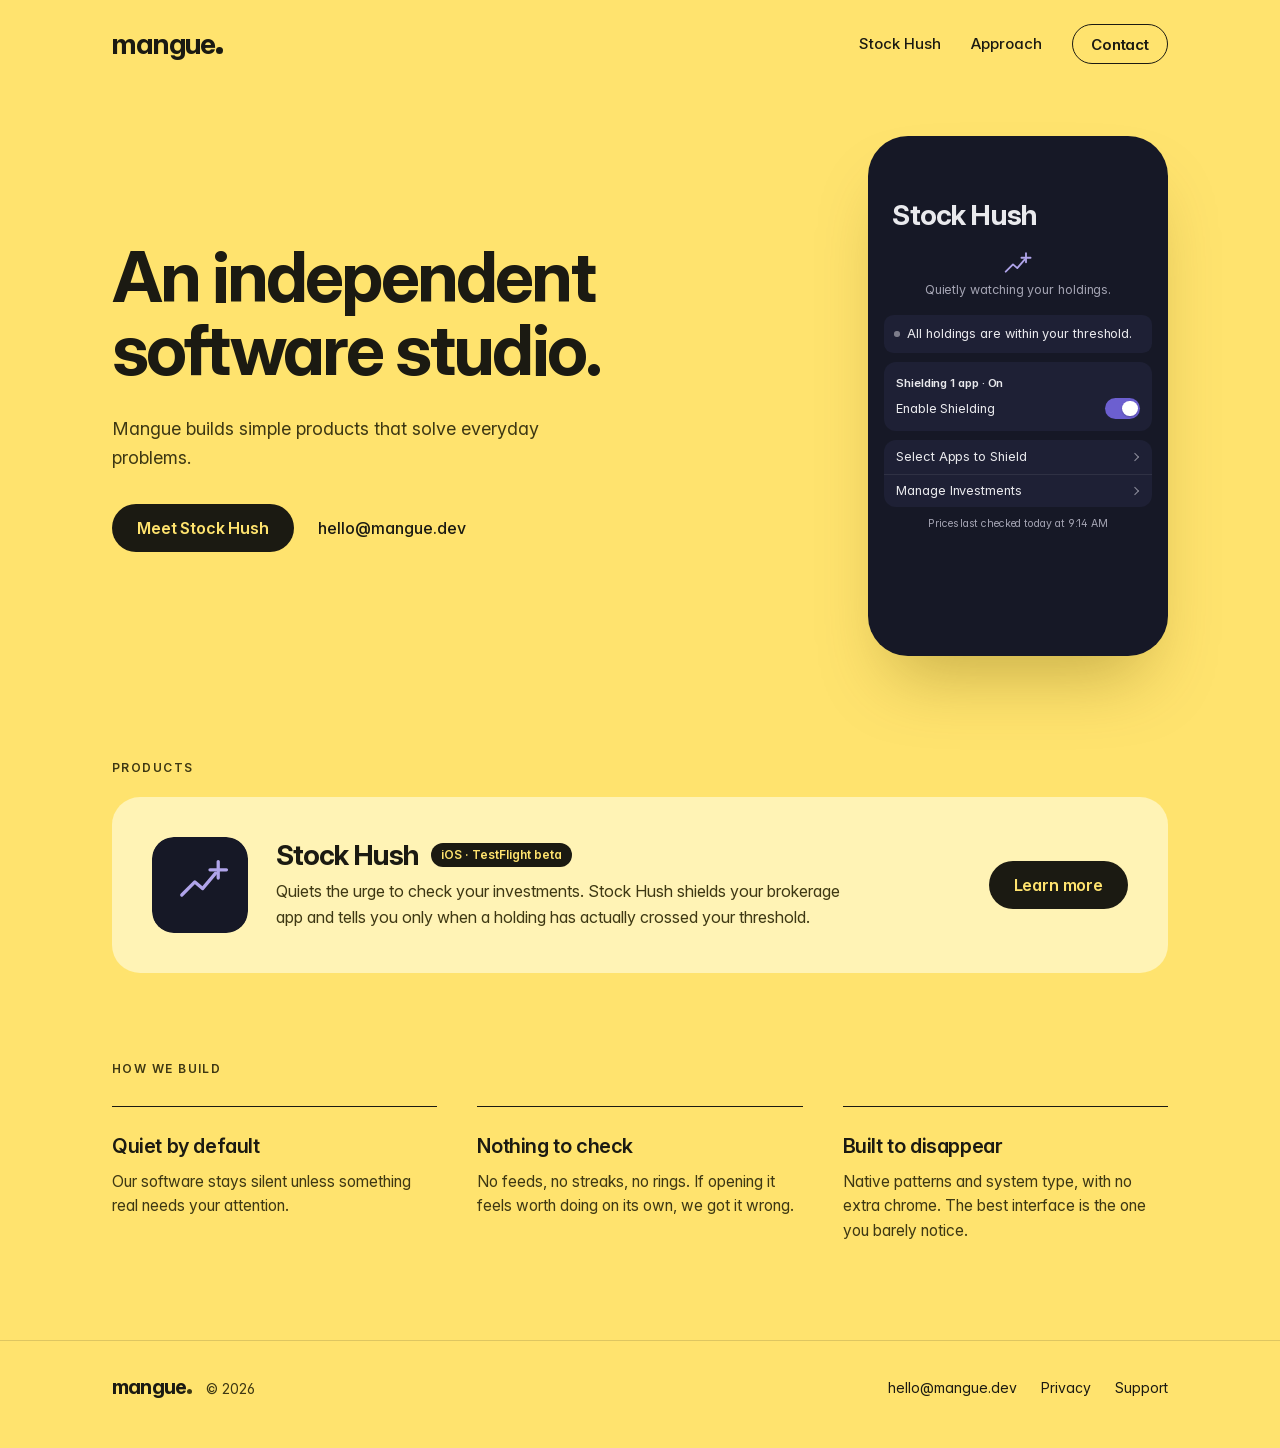
<file: index.html>
<!doctype html>
<html lang="en">
<head>
  <meta charset="utf-8">
  <meta name="viewport" content="width=device-width, initial-scale=1">
  <title>Mangue: An independent software studio</title>
  <meta name="description" content="Mangue is an independent software studio that builds simple products to solve everyday problems. Makers of Stock Hush for iPhone.">
  <link rel="canonical" href="https://mangue.dev/">
  <meta name="theme-color" content="#FFE36E">
  <meta name="color-scheme" content="light">

  <meta property="og:type" content="website">
  <meta property="og:site_name" content="Mangue">
  <meta property="og:title" content="Mangue: An independent software studio">
  <meta property="og:description" content="Mangue builds simple products that solve everyday problems.">
  <meta property="og:url" content="https://mangue.dev/">
  <meta property="og:image" content="https://mangue.dev/assets/img/og-mangue.png">
  <meta property="og:image:width" content="1200">
  <meta property="og:image:height" content="630">
  <meta property="og:image:alt" content="mangue. An independent software studio.">
  <meta name="twitter:card" content="summary_large_image">
  <meta name="twitter:title" content="Mangue: An independent software studio">
  <meta name="twitter:description" content="Mangue builds simple products that solve everyday problems.">
  <meta name="twitter:image" content="https://mangue.dev/assets/img/og-mangue.png">

  <link rel="icon" href="/favicon.ico" sizes="32x32">
  <link rel="icon" href="/assets/favicon.svg" type="image/svg+xml">
  <link rel="apple-touch-icon" href="/assets/apple-touch-icon.png">
  <link rel="manifest" href="/site.webmanifest">

  <link rel="preload" href="/assets/fonts/InterVariable-latin.woff2" as="font" type="font/woff2" crossorigin>
  <link rel="stylesheet" href="/assets/css/base.css">
  <link rel="stylesheet" href="/assets/css/phone.css">
  <link rel="stylesheet" href="/assets/css/mangue.css">
</head>
<body class="theme-mangue">
  <a class="skip-link" href="#main">Skip to content</a>

  <header class="m-nav">
    <div class="container">
      <a class="wordmark" href="/" aria-label="mangue, home">mangue<span class="dot" aria-hidden="true"></span></a>
      <nav aria-label="Main">
        <ul>
          <li><a href="/stockhush/">Stock Hush</a></li>
          <li class="nav-approach"><a href="#approach">Approach</a></li>
          <li><a class="btn btn-sm btn-outline" href="mailto:hello@mangue.dev">Contact</a></li>
        </ul>
      </nav>
    </div>
  </header>

  <main id="main">
    <section class="m-hero" aria-labelledby="hero-title">
      <div class="container">
        <div>
          <h1 id="hero-title" class="display">An independent software studio.</h1>
          <p class="lede">Mangue builds simple products that solve everyday problems.</p>
          <div class="actions">
            <a class="btn btn-ink" href="/stockhush/">Meet Stock Hush</a>
            <a class="text-link" href="mailto:hello@mangue.dev">hello@mangue.dev</a>
          </div>
        </div>

        <div class="phone-wrap">
          <div class="phone phone--dark" role="img" aria-label="Stock Hush home screen in dark mode. It reads: Quietly watching your holdings. All holdings are within your threshold. Shielding 1 app, on, with Enable Shielding switched on. Rows for Select Apps to Shield and Manage Investments. Prices last checked today at 9:14 AM.">
            <div aria-hidden="true">
              <p class="phone__title">Stock Hush</p>
              <div class="phone__hero">
                <svg class="glyph" viewBox="0 0 24.5 18.5" focusable="false"><g fill="none" stroke="currentColor" stroke-width="1.6" stroke-linecap="round" stroke-linejoin="round"><path d="M1.5 17.25 7.875 10.875 11.625 14.125 18 6.625"/><path d="M19.25 1v8M15.25 5h8"/></g></svg>
                <span class="phone__caption">Quietly watching your holdings.</span>
              </div>
              <div class="ui-status">All holdings are within your threshold.</div>
              <div class="ui-group ui-shield">
                <div class="ui-shield__head">Shielding 1 app · On</div>
                <div class="ui-shield__row"><span>Enable Shielding</span><span class="ui-toggle"></span></div>
              </div>
              <div class="ui-group">
                <div class="ui-row"><span>Select Apps to Shield</span><span class="ui-chev"></span></div>
                <div class="ui-row"><span>Manage Investments</span><span class="ui-chev"></span></div>
              </div>
              <p class="phone__foot">Prices last checked today at 9:14 AM</p>
            </div>
          </div>
        </div>
      </div>
    </section>

    <section class="m-products" aria-labelledby="products-label">
      <div class="container">
        <h2 id="products-label" class="eyebrow">Products</h2>
        <article class="product-card">
          <img class="product-card__icon" src="/assets/img/stockhush-icon.svg" alt="" width="96" height="96">
          <div>
            <div class="product-card__head">
              <h3 class="product-card__title"><a href="/stockhush/">Stock Hush</a></h3>
              <span class="chip">iOS · TestFlight beta</span>
            </div>
            <p>Quiets the urge to check your investments. Stock Hush shields your brokerage app and tells you only when a holding has actually crossed your threshold.</p>
          </div>
          <a class="btn btn-ink" href="/stockhush/" aria-label="Learn more about Stock Hush">Learn more</a>
        </article>
      </div>
    </section>

    <section class="m-approach" id="approach" aria-labelledby="approach-label">
      <div class="container">
        <h2 id="approach-label" class="eyebrow">How we build</h2>
        <ul class="principles" role="list">
          <li>
            <h3>Quiet by default</h3>
            <p>Our software stays silent unless something real needs your attention.</p>
          </li>
          <li>
            <h3>Nothing to check</h3>
            <p>No feeds, no streaks, no rings. If opening it feels worth doing on its own, we got it wrong.</p>
          </li>
          <li>
            <h3>Built to disappear</h3>
            <p>Native patterns and system type, with no extra chrome. The best interface is the one you barely notice.</p>
          </li>
        </ul>
      </div>
    </section>
  </main>

  <footer class="site-footer">
    <div class="container">
      <div class="footer-brand">
        <a class="wordmark" href="/" aria-label="mangue, home">mangue<span class="dot" aria-hidden="true"></span></a>
        <span>© 2026</span>
      </div>
      <nav aria-label="Footer">
        <ul>
          <li><a href="mailto:hello@mangue.dev">hello@mangue.dev</a></li>
          <li><a href="/stockhush/privacy/">Privacy</a></li>
          <li><a href="/stockhush/support/">Support</a></li>
        </ul>
      </nav>
    </div>
  </footer>
</body>
</html>
</file>
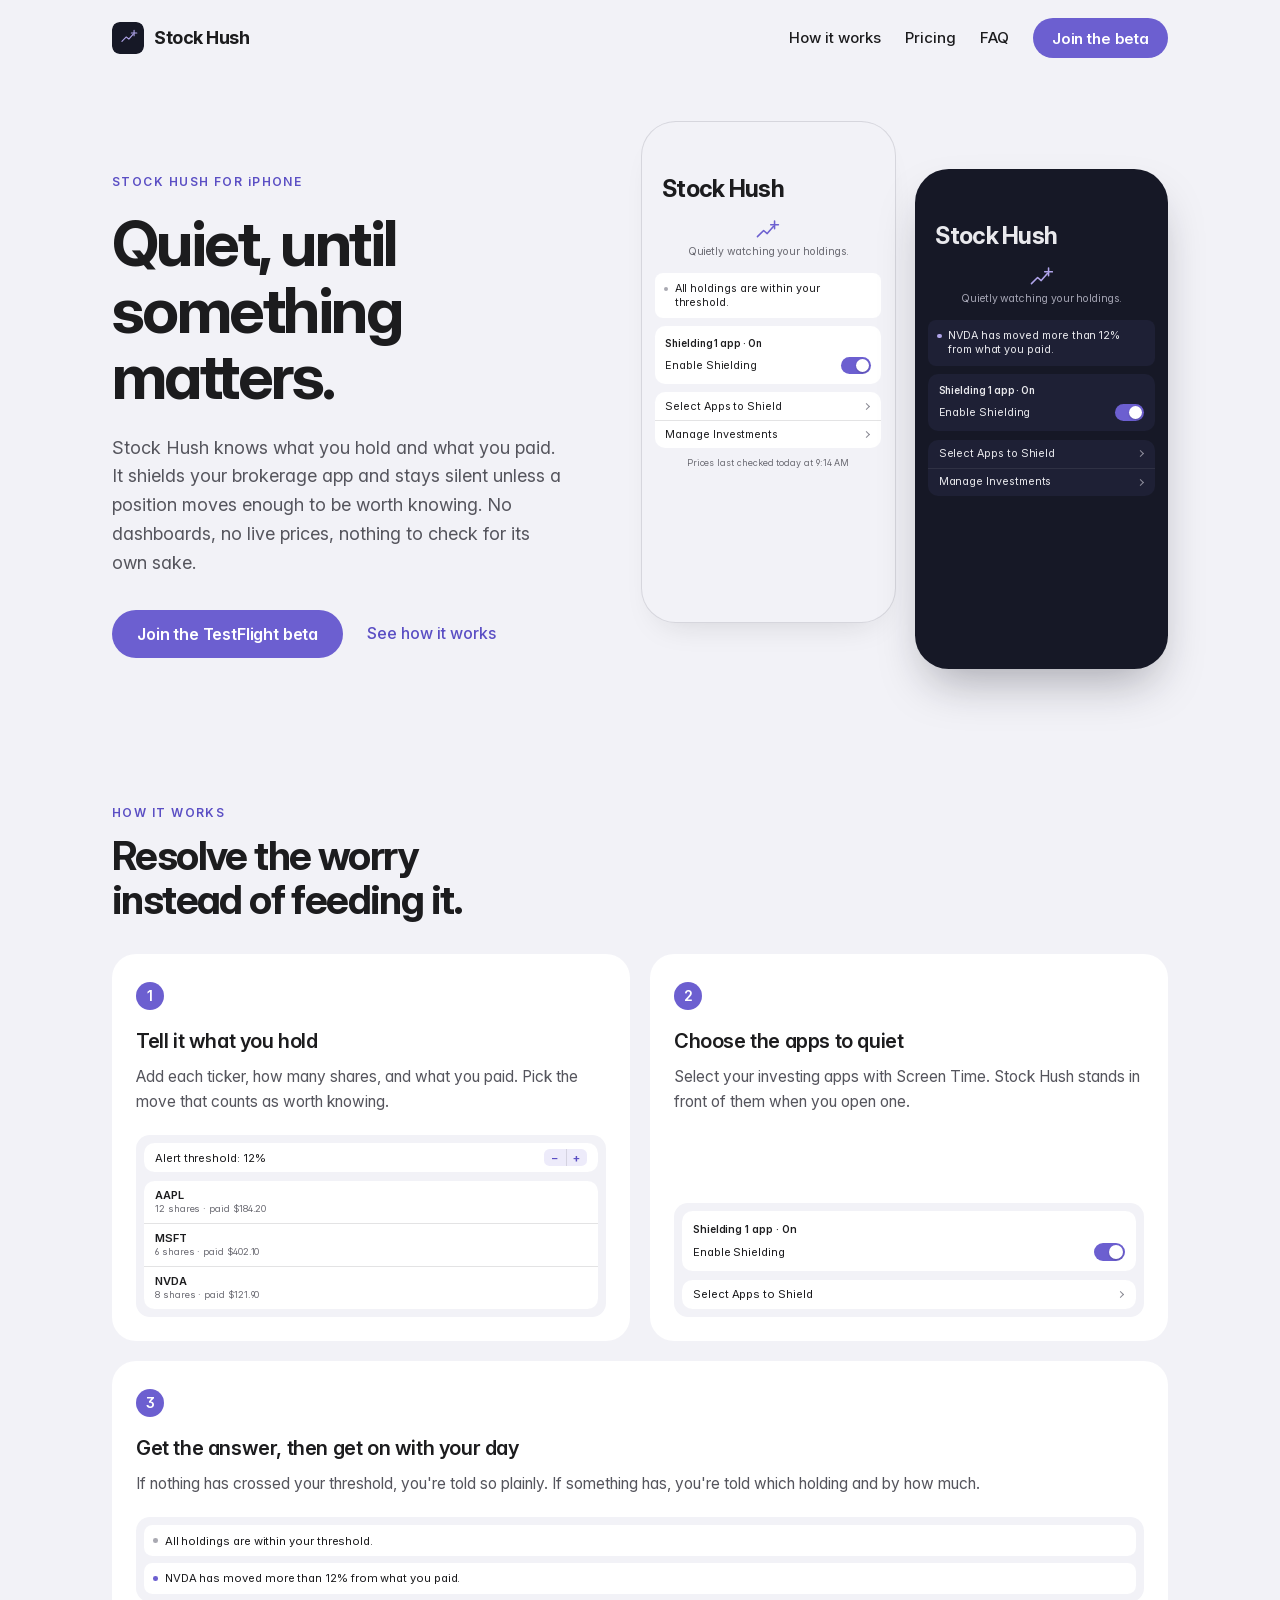
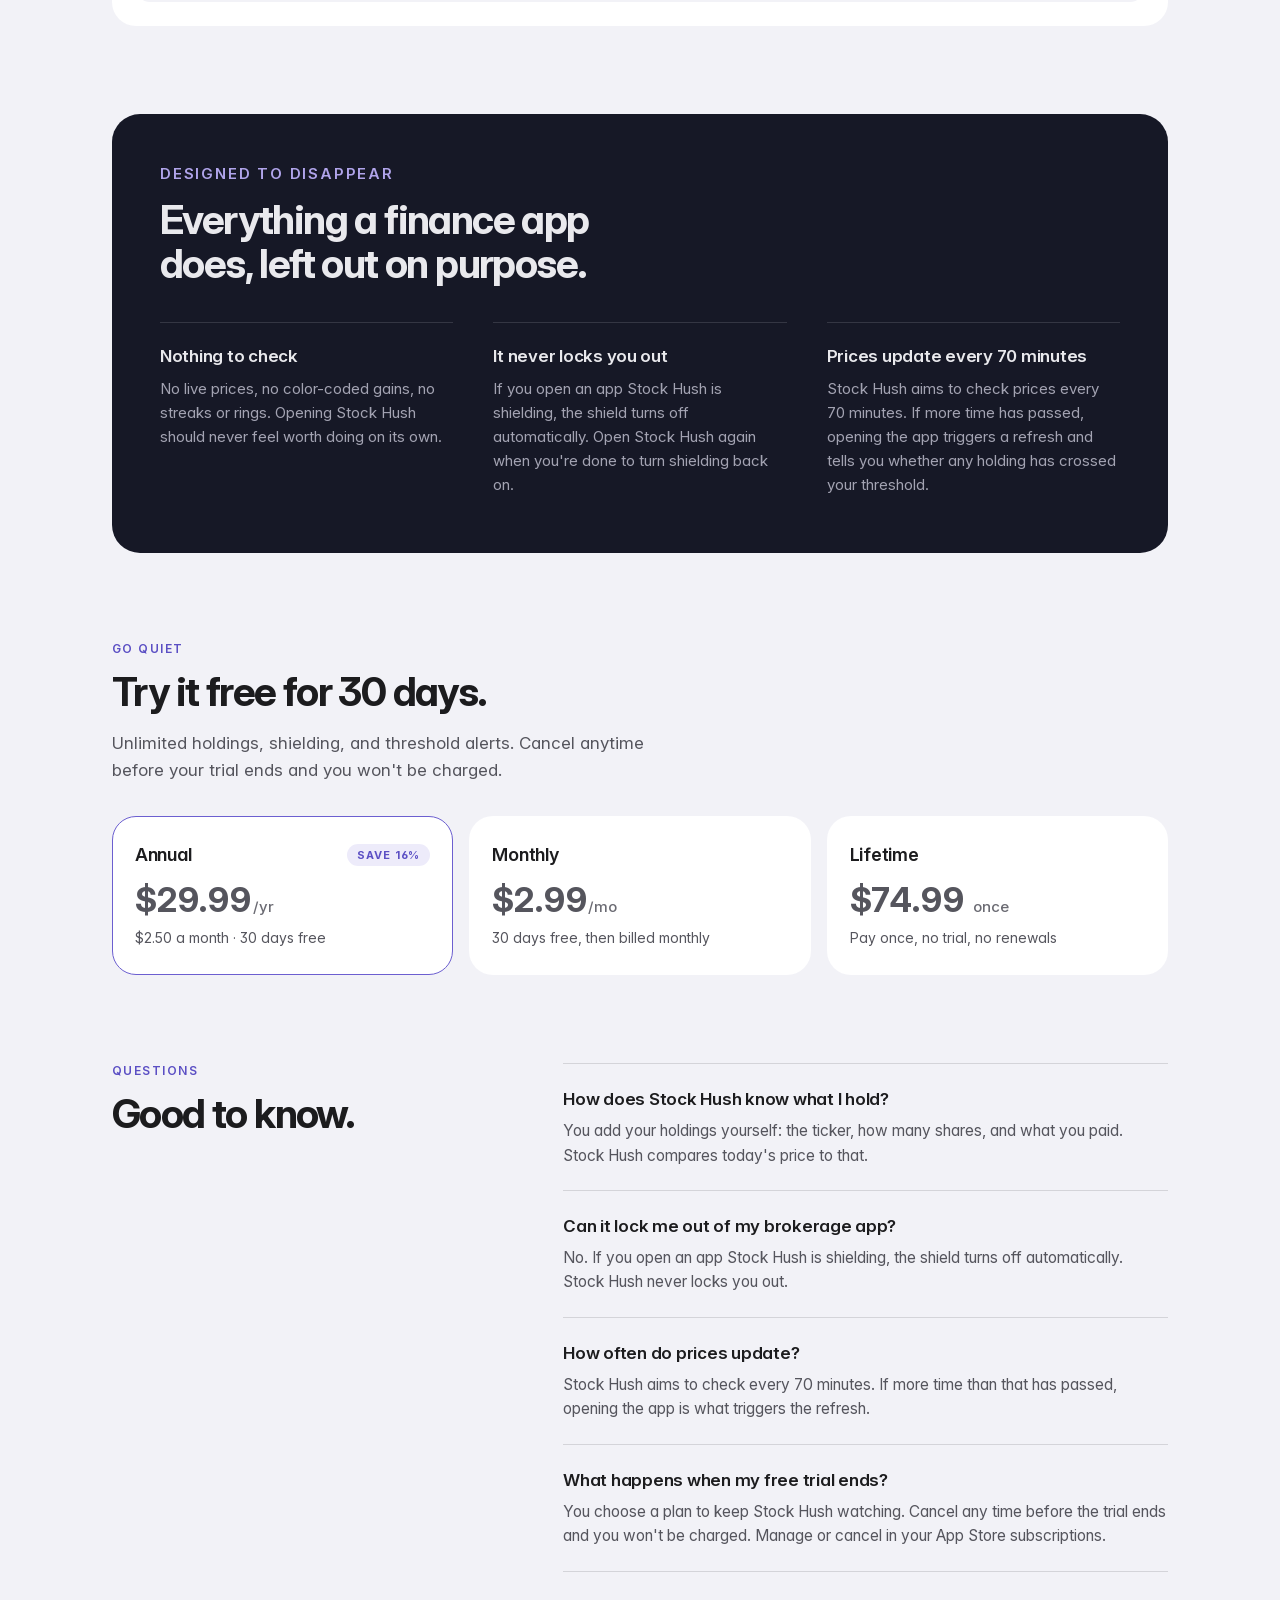
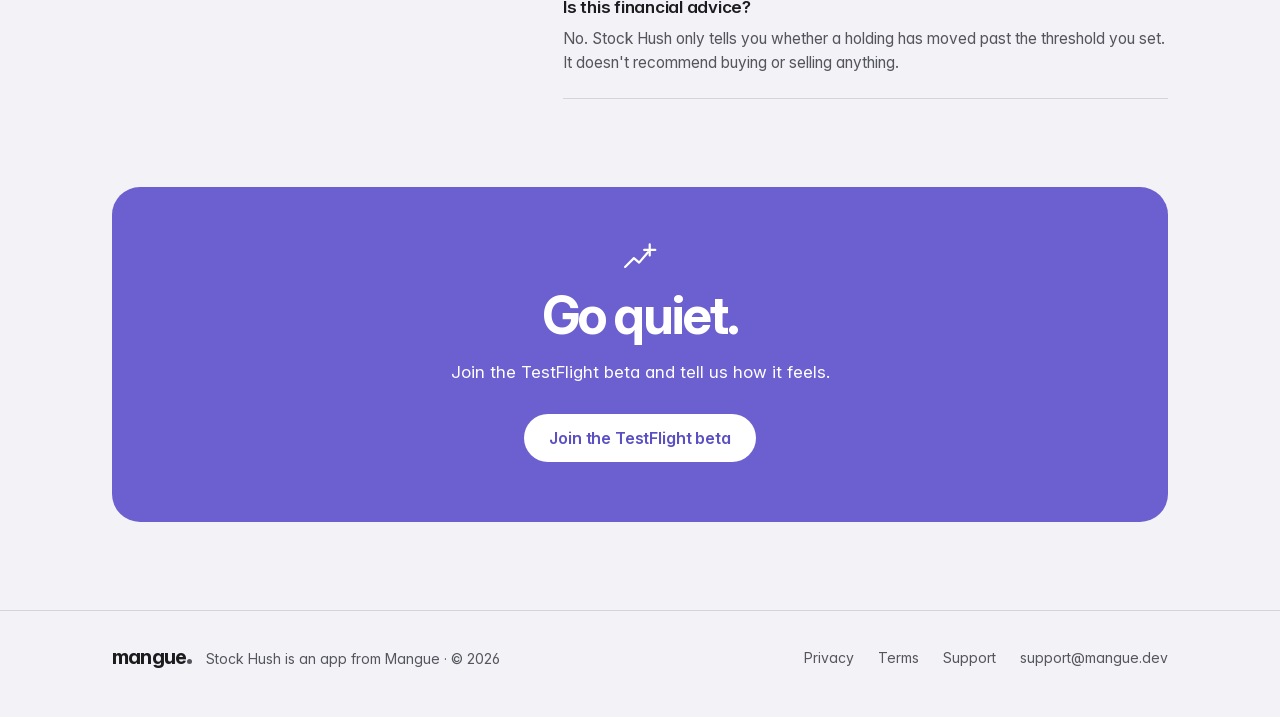
<file: stockhush/index.html>
<!doctype html>
<html lang="en">
<head>
  <meta charset="utf-8">
  <meta name="viewport" content="width=device-width, initial-scale=1">
  <title>Stock Hush for iPhone: Quiet, until something matters</title>
  <meta name="description" content="Stock Hush shields your brokerage app and stays silent unless a holding moves past the threshold you set. No dashboards, no live prices, nothing to check for its own sake.">
  <link rel="canonical" href="https://mangue.dev/stockhush/">
  <meta name="theme-color" content="#F2F2F7" media="(prefers-color-scheme: light)">
  <meta name="theme-color" content="#161826" media="(prefers-color-scheme: dark)">
  <meta name="color-scheme" content="light dark">

  <meta property="og:type" content="website">
  <meta property="og:site_name" content="Mangue">
  <meta property="og:title" content="Stock Hush: Quiet, until something matters">
  <meta property="og:description" content="Shields your brokerage app and tells you only when a holding has actually crossed your threshold.">
  <meta property="og:url" content="https://mangue.dev/stockhush/">
  <meta property="og:image" content="https://mangue.dev/assets/img/og-stockhush.png">
  <meta property="og:image:width" content="1200">
  <meta property="og:image:height" content="630">
  <meta property="og:image:alt" content="Stock Hush. Quiet, until something matters.">
  <meta name="twitter:card" content="summary_large_image">
  <meta name="twitter:title" content="Stock Hush: Quiet, until something matters">
  <meta name="twitter:description" content="Shields your brokerage app and tells you only when a holding has actually crossed your threshold.">
  <meta name="twitter:image" content="https://mangue.dev/assets/img/og-stockhush.png">

  <link rel="icon" href="/favicon.ico" sizes="32x32">
  <link rel="icon" href="/assets/favicon.svg" type="image/svg+xml">
  <link rel="apple-touch-icon" href="/assets/apple-touch-icon.png">
  <link rel="manifest" href="/site.webmanifest">

  <link rel="preload" href="/assets/fonts/InterVariable-latin.woff2" as="font" type="font/woff2" crossorigin>
  <link rel="stylesheet" href="/assets/css/base.css">
  <link rel="stylesheet" href="/assets/css/phone.css">
  <link rel="stylesheet" href="/assets/css/stockhush.css">

  <script type="application/ld+json">
  {
    "@context": "https://schema.org",
    "@type": "SoftwareApplication",
    "name": "Stock Hush",
    "operatingSystem": "iOS",
    "applicationCategory": "UtilitiesApplication",
    "description": "Stock Hush shields your brokerage app and tells you only when a holding has actually crossed your threshold.",
    "url": "https://mangue.dev/stockhush/",
    "publisher": { "@type": "Organization", "name": "Mangue", "url": "https://mangue.dev/" },
    "offers": [
      { "@type": "Offer", "name": "Annual", "price": "29.99", "priceCurrency": "USD" },
      { "@type": "Offer", "name": "Monthly", "price": "2.99", "priceCurrency": "USD" },
      { "@type": "Offer", "name": "Lifetime", "price": "74.99", "priceCurrency": "USD" }
    ]
  }
  </script>
</head>
<body class="theme-stockhush">
  <a class="skip-link" href="#main">Skip to content</a>

  <header class="s-nav">
    <div class="container">
      <a class="s-brand" href="/stockhush/">
        <img src="/assets/img/stockhush-icon.svg" alt="" width="32" height="32">
        <span>Stock Hush</span>
      </a>
      <nav aria-label="Main">
        <ul>
          <li class="nav-text"><a href="#how-it-works">How it works</a></li>
          <li class="nav-text"><a href="#pricing">Pricing</a></li>
          <li class="nav-text"><a href="#faq">FAQ</a></li>
          <!-- CTA link: search-and-replace this URL everywhere to switch to the App Store (see README) -->
          <li><a class="btn btn-sm btn-accent" data-cta="testflight" href="https://testflight.apple.com/join/eSAuBwD7" rel="noopener">Join the beta</a></li>
        </ul>
      </nav>
    </div>
  </header>

  <main id="main">
    <!-- Hero -->
    <section class="s-hero" aria-labelledby="hero-title">
      <div class="container">
        <div>
          <p class="eyebrow">Stock Hush for <span class="nocase">i</span>Phone</p>
          <h1 id="hero-title" class="display">Quiet, until something matters.</h1>
          <p class="lede">Stock Hush knows what you hold and what you paid. It shields your brokerage app and stays silent unless a position moves enough to be worth knowing. No dashboards, no live prices, nothing to check for its own sake.</p>
          <div class="actions">
            <a class="btn btn-accent" data-cta="testflight" href="https://testflight.apple.com/join/eSAuBwD7" rel="noopener">Join the TestFlight beta</a>
            <a class="text-link" href="#how-it-works">See how it works</a>
          </div>
        </div>

        <div class="phones">
          <div class="phone phone--light phone--outlined phone--tall" role="img" aria-label="Stock Hush home screen in light mode. It reads: Quietly watching your holdings. All holdings are within your threshold. Shielding 1 app, on. Rows for Select Apps to Shield and Manage Investments. Prices last checked today at 9:14 AM.">
            <div aria-hidden="true">
              <p class="phone__title">Stock Hush</p>
              <div class="phone__hero">
                <svg class="glyph" viewBox="0 0 24.5 18.5" focusable="false"><g fill="none" stroke="currentColor" stroke-width="1.6" stroke-linecap="round" stroke-linejoin="round"><path d="M1.5 17.25 7.875 10.875 11.625 14.125 18 6.625"/><path d="M19.25 1v8M15.25 5h8"/></g></svg>
                <span class="phone__caption">Quietly watching your holdings.</span>
              </div>
              <div class="ui-status">All holdings are within your threshold.</div>
              <div class="ui-group ui-shield">
                <div class="ui-shield__head">Shielding 1 app · On</div>
                <div class="ui-shield__row"><span>Enable Shielding</span><span class="ui-toggle"></span></div>
              </div>
              <div class="ui-group">
                <div class="ui-row"><span>Select Apps to Shield</span><span class="ui-chev"></span></div>
                <div class="ui-row"><span>Manage Investments</span><span class="ui-chev"></span></div>
              </div>
              <p class="phone__foot">Prices last checked today at 9:14 AM</p>
            </div>
          </div>

          <div class="phone phone--dark phone--tall" role="img" aria-label="Stock Hush home screen in dark mode, with one holding flagged. It reads: Quietly watching your holdings. NVDA has moved more than 12% from what you paid. Shielding 1 app, on. Rows for Select Apps to Shield and Manage Investments.">
            <div aria-hidden="true">
              <p class="phone__title">Stock Hush</p>
              <div class="phone__hero">
                <svg class="glyph" viewBox="0 0 24.5 18.5" focusable="false"><g fill="none" stroke="currentColor" stroke-width="1.6" stroke-linecap="round" stroke-linejoin="round"><path d="M1.5 17.25 7.875 10.875 11.625 14.125 18 6.625"/><path d="M19.25 1v8M15.25 5h8"/></g></svg>
                <span class="phone__caption">Quietly watching your holdings.</span>
              </div>
              <div class="ui-status ui-status--alert">NVDA has moved more than 12% from what you paid.</div>
              <div class="ui-group ui-shield">
                <div class="ui-shield__head">Shielding 1 app · On</div>
                <div class="ui-shield__row"><span>Enable Shielding</span><span class="ui-toggle"></span></div>
              </div>
              <div class="ui-group">
                <div class="ui-row"><span>Select Apps to Shield</span><span class="ui-chev"></span></div>
                <div class="ui-row"><span>Manage Investments</span><span class="ui-chev"></span></div>
              </div>
            </div>
          </div>
        </div>
      </div>
    </section>

    <!-- How it works -->
    <section class="s-section" id="how-it-works" aria-labelledby="how-title">
      <div class="container">
        <p class="eyebrow">How it works</p>
        <h2 id="how-title" class="h2">Resolve the worry instead of feeding it.</h2>
        <ol class="steps" role="list">
          <li class="step">
            <span class="step__num" aria-hidden="true">1</span>
            <h3><span class="sr-only">Step 1: </span>Tell it what you hold</h3>
            <p>Add each ticker, how many shares, and what you paid. Pick the move that counts as worth knowing.</p>
            <div class="ui" role="img" aria-label="Manage Investments screen: alert threshold set to 12%, with holdings AAPL, 12 shares, paid $184.20; MSFT, 6 shares, paid $402.10; NVDA, 8 shares, paid $121.90.">
              <div class="ui-tray" aria-hidden="true">
                <div class="ui-group"><div class="ui-row ui-threshold"><span>Alert threshold: 12%</span><span class="ui-stepper"><span>−</span><span>+</span></span></div></div>
                <div class="ui-group">
                  <div class="ui-row ui-row--stack"><div class="ui-row__title">AAPL</div><div class="ui-row__sub">12 shares · paid $184.20</div></div>
                  <div class="ui-row ui-row--stack"><div class="ui-row__title">MSFT</div><div class="ui-row__sub">6 shares · paid $402.10</div></div>
                  <div class="ui-row ui-row--stack"><div class="ui-row__title">NVDA</div><div class="ui-row__sub">8 shares · paid $121.90</div></div>
                </div>
              </div>
            </div>
          </li>
          <li class="step">
            <span class="step__num" aria-hidden="true">2</span>
            <h3><span class="sr-only">Step 2: </span>Choose the apps to quiet</h3>
            <p>Select your investing apps with Screen Time. Stock Hush stands in front of them when you open one.</p>
            <div class="ui" role="img" aria-label="Shielding controls: Shielding 1 app, on, with Enable Shielding switched on, and a Select Apps to Shield row.">
              <div class="ui-tray" aria-hidden="true">
                <div class="ui-group ui-shield">
                  <div class="ui-shield__head">Shielding 1 app · On</div>
                  <div class="ui-shield__row"><span>Enable Shielding</span><span class="ui-toggle"></span></div>
                </div>
                <div class="ui-group"><div class="ui-row"><span>Select Apps to Shield</span><span class="ui-chev"></span></div></div>
              </div>
            </div>
          </li>
          <li class="step step--wide">
            <span class="step__num" aria-hidden="true">3</span>
            <h3><span class="sr-only">Step 3: </span>Get the answer, then get on with your day</h3>
            <p>If nothing has crossed your threshold, you're told so plainly. If something has, you're told which holding and by how much.</p>
            <div class="ui" role="img" aria-label="Two example status messages. One reads: All holdings are within your threshold. The other reads: NVDA has moved more than 12% from what you paid.">
              <div class="ui-tray" aria-hidden="true">
                <div class="ui-status">All holdings are within your threshold.</div>
                <div class="ui-status ui-status--alert">NVDA has moved more than 12% from what you paid.</div>
              </div>
            </div>
          </li>
        </ol>
      </div>
    </section>

    <!-- Designed to disappear -->
    <section class="s-section" aria-labelledby="disappear-title">
      <div class="container">
        <div class="s-panel">
          <p class="eyebrow">Designed to disappear</p>
          <h2 id="disappear-title" class="h2">Everything a finance app does, left out on purpose.</h2>
          <ul role="list">
            <li>
              <h3>Nothing to check</h3>
              <p>No live prices, no color-coded gains, no streaks or rings. Opening Stock Hush should never feel worth doing on its own.</p>
            </li>
            <li>
              <h3>It never locks you out</h3>
              <p>If you open an app Stock Hush is shielding, the shield turns off automatically. Open Stock Hush again when you're done to turn shielding back on.</p>
            </li>
            <li>
              <h3>Prices update every 70 minutes</h3>
              <p>Stock Hush aims to check prices every 70 minutes. If more time has passed, opening the app triggers a refresh and tells you whether any holding has crossed your threshold.</p>
            </li>
          </ul>
        </div>
      </div>
    </section>

    <!-- Pricing -->
    <section class="s-section s-pricing" id="pricing" aria-labelledby="pricing-title">
      <div class="container">
        <p class="eyebrow">Go Quiet</p>
        <h2 id="pricing-title" class="h2">Try it free for 30 days.</h2>
        <p class="lede">Unlimited holdings, shielding, and threshold alerts. Cancel anytime before your trial ends and you won't be charged.</p>
        <ul class="plans" role="list">
          <li class="plan plan--featured">
            <div class="plan__head"><h3>Annual</h3><span class="badge">SAVE 16%</span></div>
            <p class="plan__price">$29.99<small>/yr</small></p>
            <p>$2.50 a month · 30 days free</p>
          </li>
          <li class="plan">
            <div class="plan__head"><h3>Monthly</h3></div>
            <p class="plan__price">$2.99<small>/mo</small></p>
            <p>30 days free, then billed monthly</p>
          </li>
          <li class="plan">
            <div class="plan__head"><h3>Lifetime</h3></div>
            <p class="plan__price">$74.99 <small>once</small></p>
            <p>Pay once, no trial, no renewals</p>
          </li>
        </ul>
      </div>
    </section>

    <!-- FAQ -->
    <section class="s-section s-faq" id="faq" aria-labelledby="faq-title">
      <div class="container">
        <div>
          <p class="eyebrow">Questions</p>
          <h2 id="faq-title" class="h2">Good to know.</h2>
        </div>
        <dl class="faq">
          <dt>How does Stock Hush know what I hold?</dt>
          <dd>You add your holdings yourself: the ticker, how many shares, and what you paid. Stock Hush compares today's price to that.</dd>
          <dt>Can it lock me out of my brokerage app?</dt>
          <dd>No. If you open an app Stock Hush is shielding, the shield turns off automatically. Stock Hush never locks you out.</dd>
          <dt>How often do prices update?</dt>
          <dd>Stock Hush aims to check every 70 minutes. If more time than that has passed, opening the app is what triggers the refresh.</dd>
          <dt>What happens when my free trial ends?</dt>
          <dd>You choose a plan to keep Stock Hush watching. Cancel any time before the trial ends and you won't be charged. Manage or cancel in your App Store subscriptions.</dd>
          <dt>Is this financial advice?</dt>
          <dd>No. Stock Hush only tells you whether a holding has moved past the threshold you set. It doesn't recommend buying or selling anything.</dd>
        </dl>
      </div>
    </section>

    <!-- Closing CTA -->
    <section class="s-section" aria-labelledby="cta-title">
      <div class="container">
        <div class="s-cta">
          <svg class="glyph" viewBox="0 0 24.5 18.5" aria-hidden="true" focusable="false"><g fill="none" stroke="currentColor" stroke-width="1.6" stroke-linecap="round" stroke-linejoin="round"><path d="M1.5 17.25 7.875 10.875 11.625 14.125 18 6.625"/><path d="M19.25 1v8M15.25 5h8"/></g></svg>
          <h2 id="cta-title">Go quiet.</h2>
          <p>Join the TestFlight beta and tell us how it feels.</p>
          <a class="btn btn-white" data-cta="testflight" href="https://testflight.apple.com/join/eSAuBwD7" rel="noopener">Join the TestFlight beta</a>
        </div>
      </div>
    </section>
  </main>

  <footer class="site-footer">
    <div class="container">
      <div class="footer-brand">
        <a class="wordmark" href="/" aria-label="mangue, home">mangue<span class="dot" aria-hidden="true"></span></a>
        <span>Stock Hush is an app from Mangue · © 2026</span>
      </div>
      <nav aria-label="Footer">
        <ul>
          <li><a href="/stockhush/privacy/">Privacy</a></li>
          <li><a href="/stockhush/terms/">Terms</a></li>
          <li><a href="/stockhush/support/">Support</a></li>
          <li><a href="mailto:support@mangue.dev">support@mangue.dev</a></li>
        </ul>
      </nav>
    </div>
  </footer>
</body>
</html>
</file>
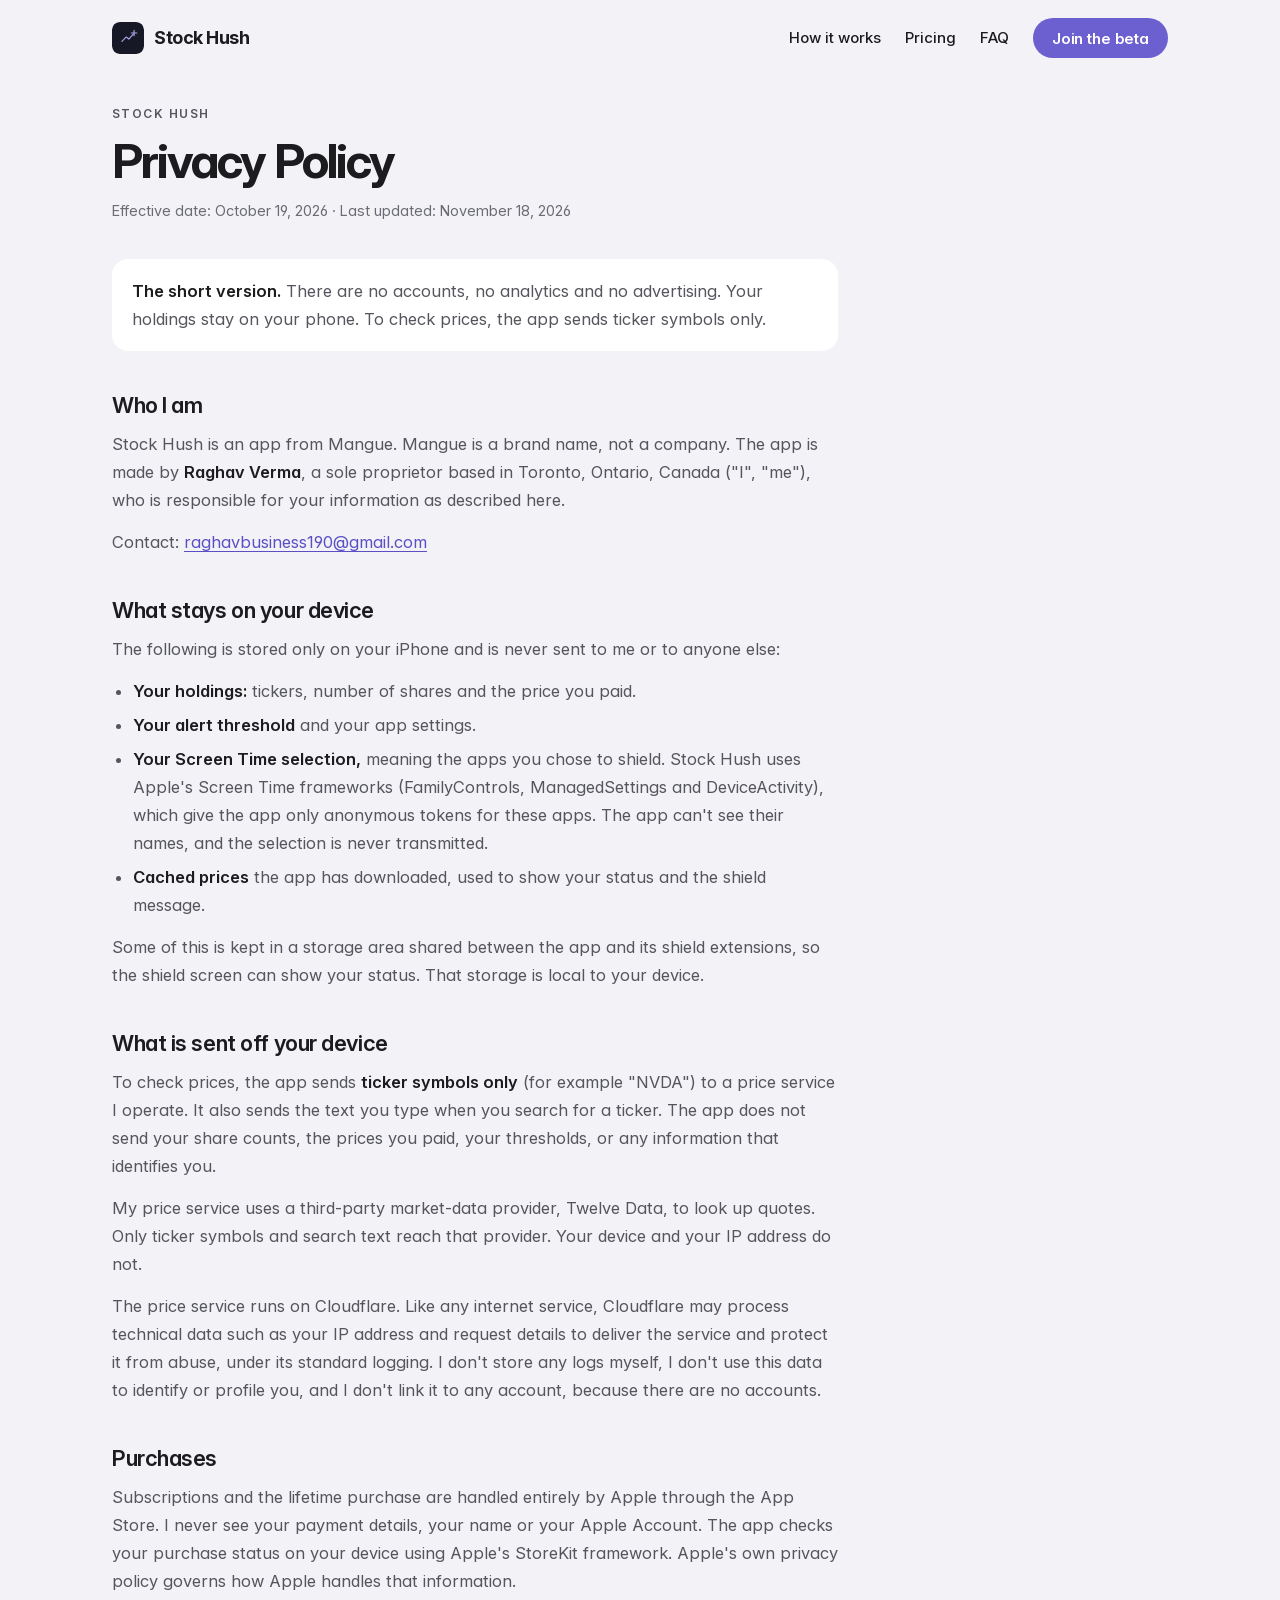
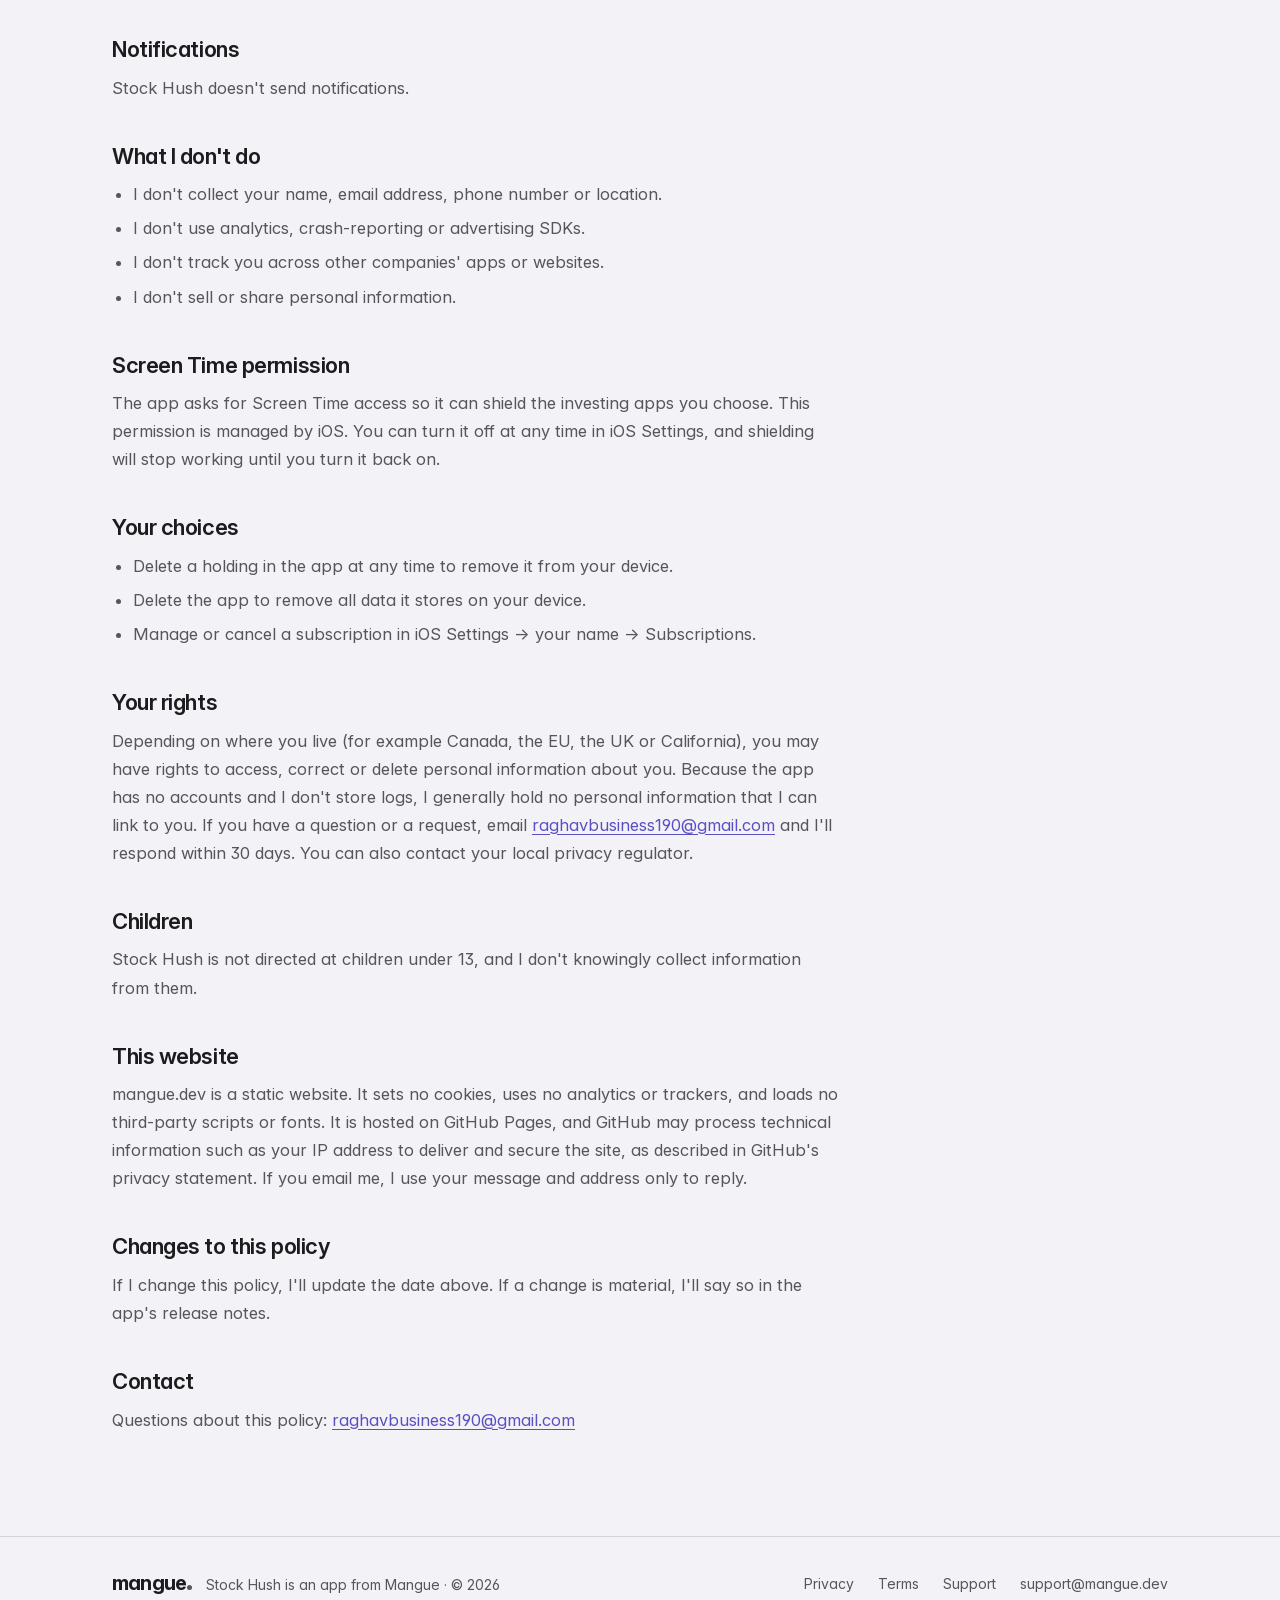
<file: stockhush/privacy/index.html>
<!doctype html>
<html lang="en">
<head>
  <meta charset="utf-8">
  <meta name="viewport" content="width=device-width, initial-scale=1">
  <title>Privacy Policy: Stock Hush</title>
  <meta name="description" content="How Stock Hush, an app from Mangue, handles your information: your holdings stay on your phone, and only ticker symbols are sent to check prices.">
  <link rel="canonical" href="https://mangue.dev/stockhush/privacy/">
  <meta name="theme-color" content="#F2F2F7" media="(prefers-color-scheme: light)">
  <meta name="theme-color" content="#161826" media="(prefers-color-scheme: dark)">
  <meta name="color-scheme" content="light dark">

  <meta property="og:type" content="website">
  <meta property="og:site_name" content="Mangue">
  <meta property="og:title" content="Stock Hush Privacy Policy">
  <meta property="og:description" content="How Stock Hush handles your information.">
  <meta property="og:url" content="https://mangue.dev/stockhush/privacy/">
  <meta property="og:image" content="https://mangue.dev/assets/img/og-stockhush.png">
  <meta property="og:image:width" content="1200">
  <meta property="og:image:height" content="630">
  <meta property="og:image:alt" content="Stock Hush. Quiet, until something matters.">
  <meta name="twitter:card" content="summary_large_image">
  <meta name="twitter:title" content="Stock Hush Privacy Policy">
  <meta name="twitter:description" content="How Stock Hush handles your information.">
  <meta name="twitter:image" content="https://mangue.dev/assets/img/og-stockhush.png">

  <link rel="icon" href="/favicon.ico" sizes="32x32">
  <link rel="icon" href="/assets/favicon.svg" type="image/svg+xml">
  <link rel="apple-touch-icon" href="/assets/apple-touch-icon.png">
  <link rel="manifest" href="/site.webmanifest">

  <link rel="preload" href="/assets/fonts/InterVariable-latin.woff2" as="font" type="font/woff2" crossorigin>
  <link rel="stylesheet" href="/assets/css/base.css">
  <link rel="stylesheet" href="/assets/css/stockhush.css">
</head>
<body class="theme-stockhush">
  <a class="skip-link" href="#main">Skip to content</a>

  <header class="s-nav">
    <div class="container">
      <a class="s-brand" href="/stockhush/">
        <img src="/assets/img/stockhush-icon.svg" alt="" width="32" height="32">
        <span>Stock Hush</span>
      </a>
      <nav aria-label="Main">
        <ul>
          <li class="nav-text"><a href="/stockhush/#how-it-works">How it works</a></li>
          <li class="nav-text"><a href="/stockhush/#pricing">Pricing</a></li>
          <li class="nav-text"><a href="/stockhush/#faq">FAQ</a></li>
          <li><a class="btn btn-sm btn-accent" data-cta="testflight" href="https://testflight.apple.com/join/eSAuBwD7" rel="noopener">Join the beta</a></li>
        </ul>
      </nav>
    </div>
  </header>

  <main id="main" class="prose-page">
    <div class="container">
      <article class="prose">
        <p class="eyebrow">Stock Hush</p>
        <h1>Privacy Policy</h1>
        <p class="meta">Effective date: October 19, 2026 · Last updated: November 18, 2026</p>

        <div class="callout">
          <p><strong>The short version.</strong> There are no accounts, no analytics and no advertising. Your holdings stay on your phone. To check prices, the app sends ticker symbols only.</p>
        </div>

        <h2>Who I am</h2>
        <p>Stock Hush is an app from Mangue. Mangue is a brand name, not a company. The app is made by <strong>Raghav Verma</strong>, a sole proprietor based in Toronto, Ontario, Canada ("I", "me"), who is responsible for your information as described here.</p>
        <p>Contact: <a href="mailto:raghavbusiness190@gmail.com">raghavbusiness190@gmail.com</a></p>

        <h2>What stays on your device</h2>
        <p>The following is stored only on your iPhone and is never sent to me or to anyone else:</p>
        <ul>
          <li><strong>Your holdings:</strong> tickers, number of shares and the price you paid.</li>
          <li><strong>Your alert threshold</strong> and your app settings.</li>
          <li><strong>Your Screen Time selection,</strong> meaning the apps you chose to shield. Stock Hush uses Apple's Screen Time frameworks (FamilyControls, ManagedSettings and DeviceActivity), which give the app only anonymous tokens for these apps. The app can't see their names, and the selection is never transmitted.</li>
          <li><strong>Cached prices</strong> the app has downloaded, used to show your status and the shield message.</li>
        </ul>
        <p>Some of this is kept in a storage area shared between the app and its shield extensions, so the shield screen can show your status. That storage is local to your device.</p>

        <h2>What is sent off your device</h2>
        <p>To check prices, the app sends <strong>ticker symbols only</strong> (for example "NVDA") to a price service I operate. It also sends the text you type when you search for a ticker. The app does not send your share counts, the prices you paid, your thresholds, or any information that identifies you.</p>
        <p>My price service uses a third-party market-data provider, Twelve Data, to look up quotes. Only ticker symbols and search text reach that provider. Your device and your IP address do not.</p>
        <p>The price service runs on Cloudflare. Like any internet service, Cloudflare may process technical data such as your IP address and request details to deliver the service and protect it from abuse, under its standard logging. I don't store any logs myself, I don't use this data to identify or profile you, and I don't link it to any account, because there are no accounts.</p>

        <h2>Purchases</h2>
        <p>Subscriptions and the lifetime purchase are handled entirely by Apple through the App Store. I never see your payment details, your name or your Apple Account. The app checks your purchase status on your device using Apple's StoreKit framework. Apple's own privacy policy governs how Apple handles that information.</p>

        <h2>Notifications</h2>
        <p>Stock Hush doesn't send notifications.</p>

        <h2>What I don't do</h2>
        <ul>
          <li>I don't collect your name, email address, phone number or location.</li>
          <li>I don't use analytics, crash-reporting or advertising SDKs.</li>
          <li>I don't track you across other companies' apps or websites.</li>
          <li>I don't sell or share personal information.</li>
        </ul>

        <h2>Screen Time permission</h2>
        <p>The app asks for Screen Time access so it can shield the investing apps you choose. This permission is managed by iOS. You can turn it off at any time in iOS Settings, and shielding will stop working until you turn it back on.</p>

        <h2>Your choices</h2>
        <ul>
          <li>Delete a holding in the app at any time to remove it from your device.</li>
          <li>Delete the app to remove all data it stores on your device.</li>
          <li>Manage or cancel a subscription in iOS Settings → your name → Subscriptions.</li>
        </ul>

        <h2>Your rights</h2>
        <p>Depending on where you live (for example Canada, the EU, the UK or California), you may have rights to access, correct or delete personal information about you. Because the app has no accounts and I don't store logs, I generally hold no personal information that I can link to you. If you have a question or a request, email <a href="mailto:raghavbusiness190@gmail.com">raghavbusiness190@gmail.com</a> and I'll respond within 30 days. You can also contact your local privacy regulator.</p>

        <h2>Children</h2>
        <p>Stock Hush is not directed at children under 13, and I don't knowingly collect information from them.</p>

        <h2>This website</h2>
        <p>mangue.dev is a static website. It sets no cookies, uses no analytics or trackers, and loads no third-party scripts or fonts. It is hosted on GitHub Pages, and GitHub may process technical information such as your IP address to deliver and secure the site, as described in GitHub's privacy statement. If you email me, I use your message and address only to reply.</p>

        <h2>Changes to this policy</h2>
        <p>If I change this policy, I'll update the date above. If a change is material, I'll say so in the app's release notes.</p>

        <h2>Contact</h2>
        <p>Questions about this policy: <a href="mailto:raghavbusiness190@gmail.com">raghavbusiness190@gmail.com</a></p>
      </article>
    </div>
  </main>

  <footer class="site-footer">
    <div class="container">
      <div class="footer-brand">
        <a class="wordmark" href="/" aria-label="mangue, home">mangue<span class="dot" aria-hidden="true"></span></a>
        <span>Stock Hush is an app from Mangue · © 2026</span>
      </div>
      <nav aria-label="Footer">
        <ul>
          <li><a href="/stockhush/privacy/" aria-current="page">Privacy</a></li>
          <li><a href="/stockhush/terms/">Terms</a></li>
          <li><a href="/stockhush/support/">Support</a></li>
          <li><a href="mailto:support@mangue.dev">support@mangue.dev</a></li>
        </ul>
      </nav>
    </div>
  </footer>
</body>
</html>
</file>
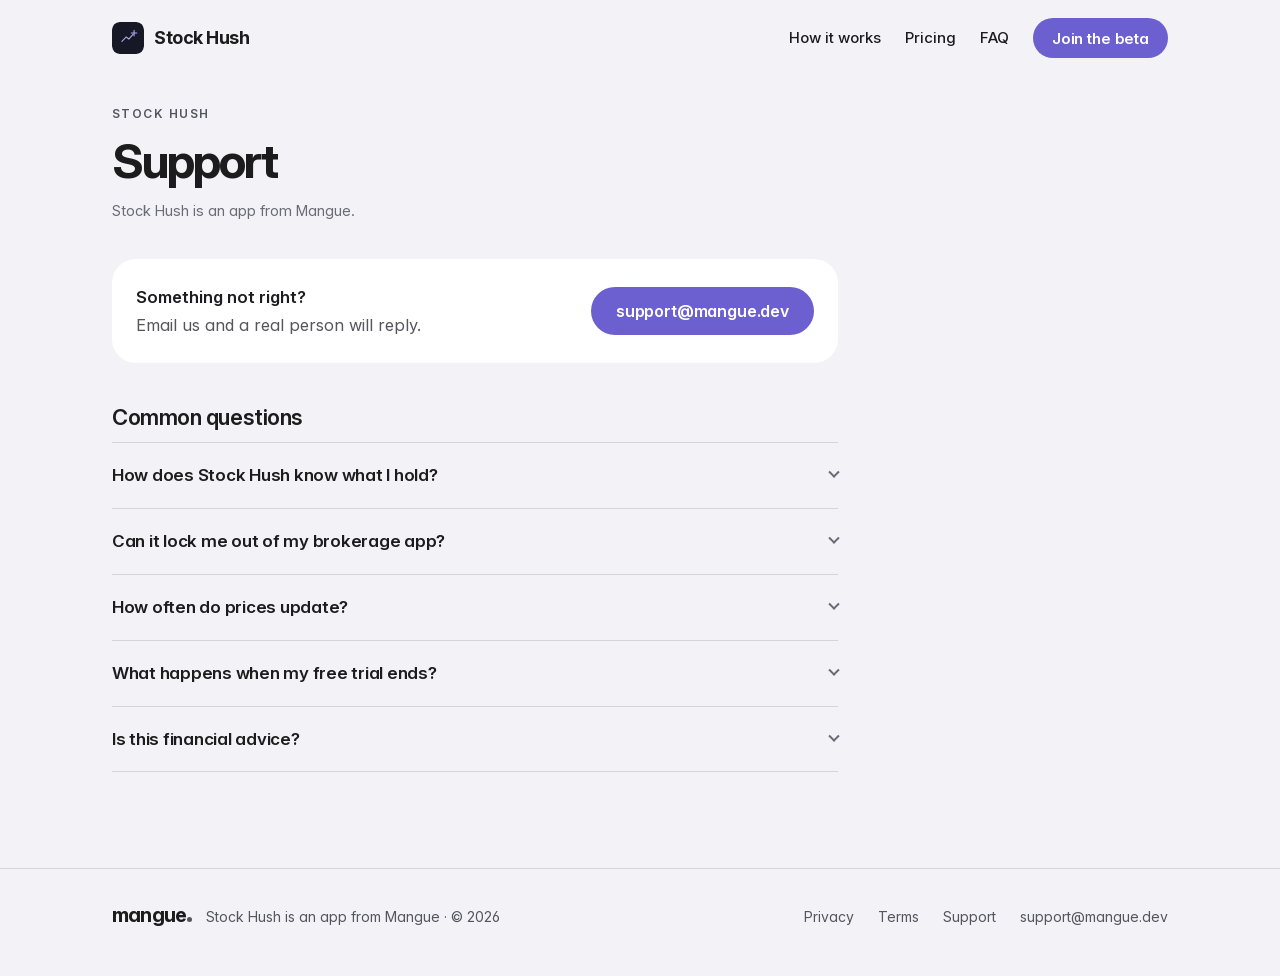
<file: stockhush/support/index.html>
<!doctype html>
<html lang="en">
<head>
  <meta charset="utf-8">
  <meta name="viewport" content="width=device-width, initial-scale=1">
  <title>Support: Stock Hush</title>
  <meta name="description" content="Get help with Stock Hush: answers to common questions and how to reach us at support@mangue.dev.">
  <link rel="canonical" href="https://mangue.dev/stockhush/support/">
  <meta name="theme-color" content="#F2F2F7" media="(prefers-color-scheme: light)">
  <meta name="theme-color" content="#161826" media="(prefers-color-scheme: dark)">
  <meta name="color-scheme" content="light dark">

  <meta property="og:type" content="website">
  <meta property="og:site_name" content="Mangue">
  <meta property="og:title" content="Stock Hush Support">
  <meta property="og:description" content="Answers to common questions, and how to reach us.">
  <meta property="og:url" content="https://mangue.dev/stockhush/support/">
  <meta property="og:image" content="https://mangue.dev/assets/img/og-stockhush.png">
  <meta property="og:image:width" content="1200">
  <meta property="og:image:height" content="630">
  <meta property="og:image:alt" content="Stock Hush. Quiet, until something matters.">
  <meta name="twitter:card" content="summary_large_image">
  <meta name="twitter:title" content="Stock Hush Support">
  <meta name="twitter:description" content="Answers to common questions, and how to reach us.">
  <meta name="twitter:image" content="https://mangue.dev/assets/img/og-stockhush.png">

  <link rel="icon" href="/favicon.ico" sizes="32x32">
  <link rel="icon" href="/assets/favicon.svg" type="image/svg+xml">
  <link rel="apple-touch-icon" href="/assets/apple-touch-icon.png">
  <link rel="manifest" href="/site.webmanifest">

  <link rel="preload" href="/assets/fonts/InterVariable-latin.woff2" as="font" type="font/woff2" crossorigin>
  <link rel="stylesheet" href="/assets/css/base.css">
  <link rel="stylesheet" href="/assets/css/stockhush.css">
</head>
<body class="theme-stockhush">
  <a class="skip-link" href="#main">Skip to content</a>

  <header class="s-nav">
    <div class="container">
      <a class="s-brand" href="/stockhush/">
        <img src="/assets/img/stockhush-icon.svg" alt="" width="32" height="32">
        <span>Stock Hush</span>
      </a>
      <nav aria-label="Main">
        <ul>
          <li class="nav-text"><a href="/stockhush/#how-it-works">How it works</a></li>
          <li class="nav-text"><a href="/stockhush/#pricing">Pricing</a></li>
          <li class="nav-text"><a href="/stockhush/#faq">FAQ</a></li>
          <li><a class="btn btn-sm btn-accent" data-cta="testflight" href="https://testflight.apple.com/join/eSAuBwD7" rel="noopener">Join the beta</a></li>
        </ul>
      </nav>
    </div>
  </header>

  <main id="main" class="prose-page">
    <div class="container">
      <article class="prose">
        <p class="eyebrow">Stock Hush</p>
        <h1>Support</h1>
        <p class="meta">Stock Hush is an app from Mangue.</p>

        <div class="contact-card">
          <p><strong>Something not right?</strong><br>Email us and a real person will reply.</p>
          <a class="btn btn-accent" href="mailto:support@mangue.dev">support@mangue.dev</a>
        </div>

        <h2>Common questions</h2>
        <div class="support-faq">
          <details>
            <summary>How does Stock Hush know what I hold?</summary>
            <p>You add your holdings yourself: the ticker, how many shares, and what you paid. Stock Hush compares today's price to that.</p>
          </details>
          <details>
            <summary>Can it lock me out of my brokerage app?</summary>
            <p>No. If you open an app Stock Hush is shielding, the shield turns off automatically. Stock Hush never locks you out.</p>
          </details>
          <details>
            <summary>How often do prices update?</summary>
            <p>Stock Hush aims to check every 70 minutes. If more time than that has passed, opening the app is what triggers the refresh.</p>
          </details>
          <details>
            <summary>What happens when my free trial ends?</summary>
            <p>You choose a plan to keep Stock Hush watching. Cancel any time before the trial ends and you won't be charged. Manage or cancel in your App Store subscriptions.</p>
          </details>
          <details>
            <summary>Is this financial advice?</summary>
            <p>No. Stock Hush only tells you whether a holding has moved past the threshold you set. It doesn't recommend buying or selling anything.</p>
          </details>
        </div>
      </article>
    </div>
  </main>

  <footer class="site-footer">
    <div class="container">
      <div class="footer-brand">
        <a class="wordmark" href="/" aria-label="mangue, home">mangue<span class="dot" aria-hidden="true"></span></a>
        <span>Stock Hush is an app from Mangue · © 2026</span>
      </div>
      <nav aria-label="Footer">
        <ul>
          <li><a href="/stockhush/privacy/">Privacy</a></li>
          <li><a href="/stockhush/terms/">Terms</a></li>
          <li><a href="/stockhush/support/" aria-current="page">Support</a></li>
          <li><a href="mailto:support@mangue.dev">support@mangue.dev</a></li>
        </ul>
      </nav>
    </div>
  </footer>
</body>
</html>
</file>
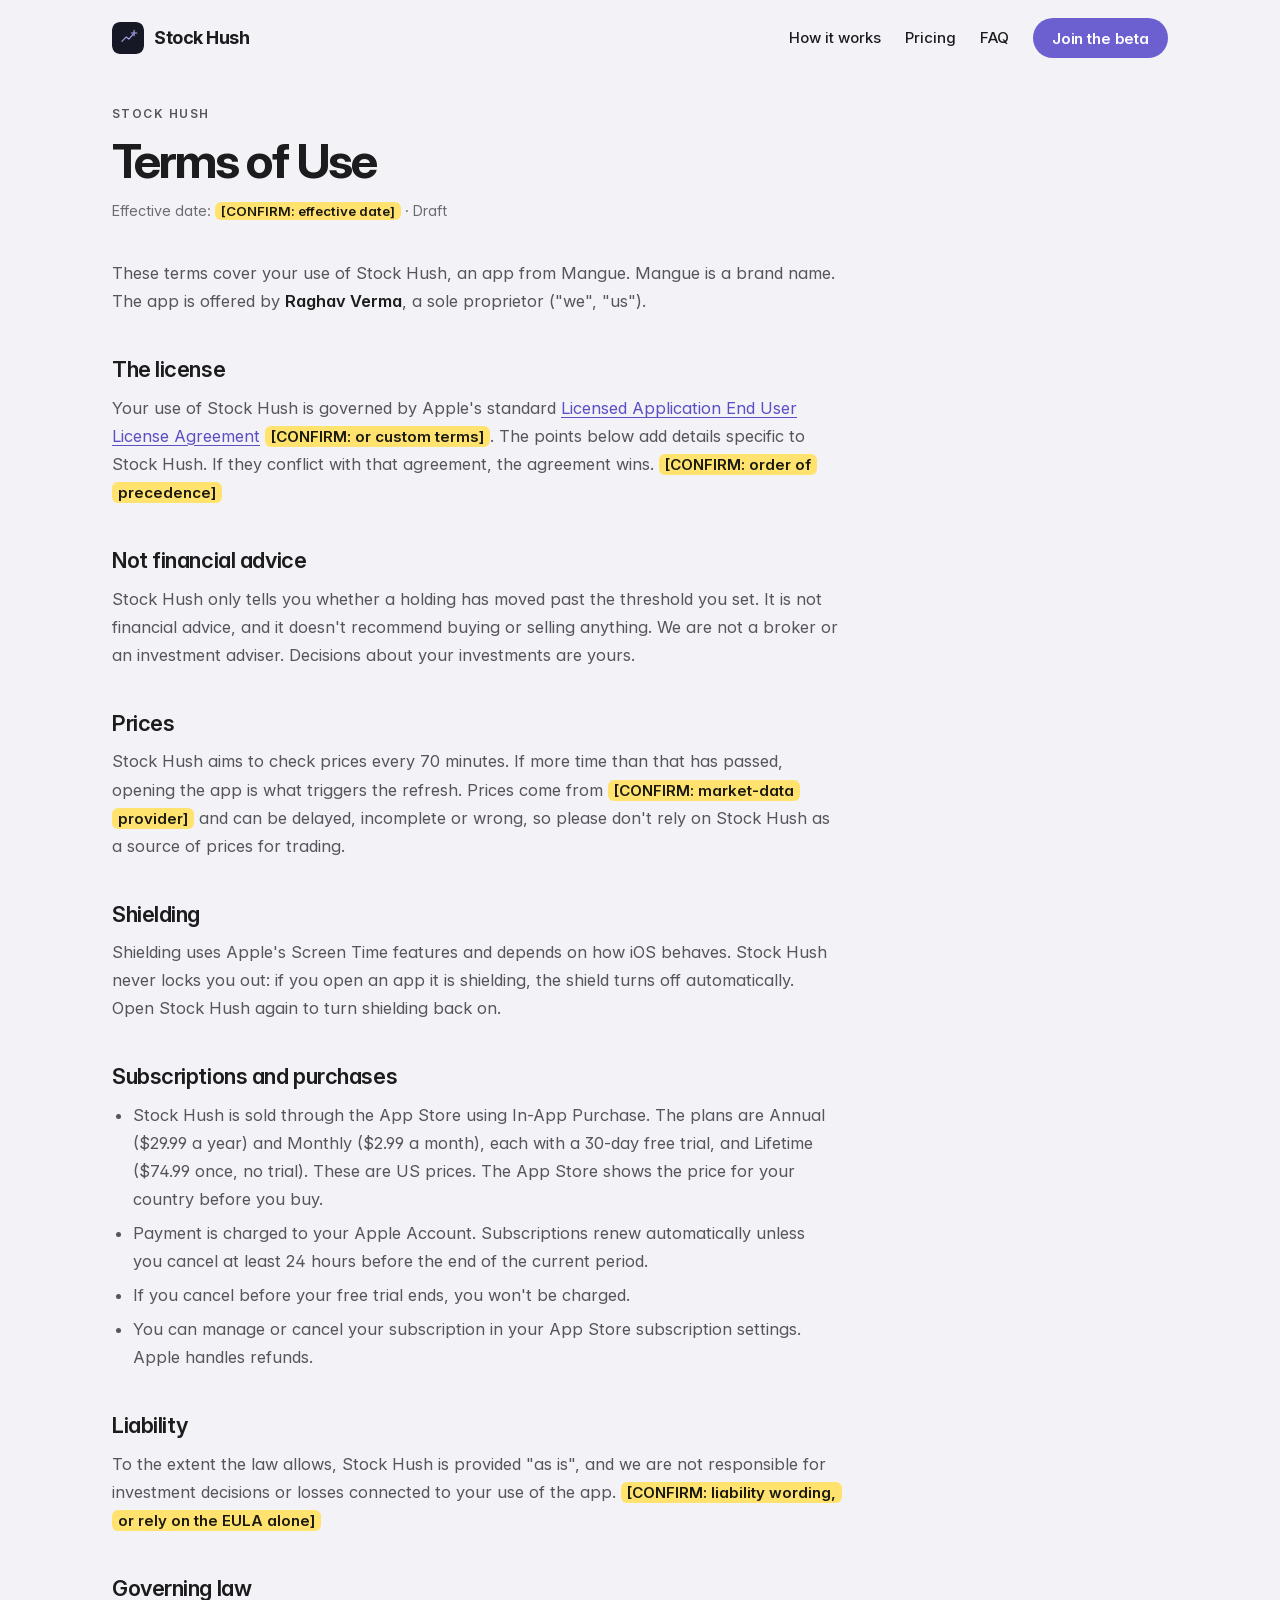
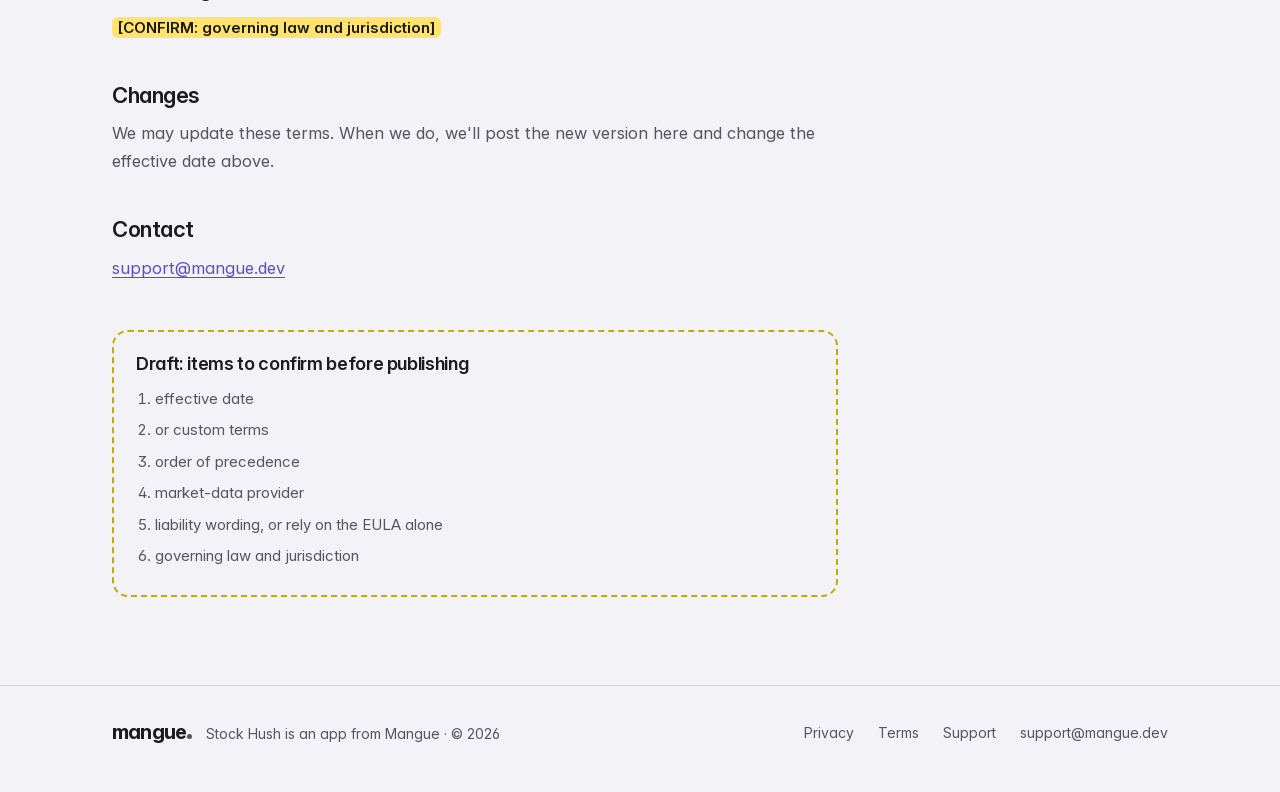
<file: stockhush/terms/index.html>
<!doctype html>
<html lang="en">
<head>
  <meta charset="utf-8">
  <meta name="viewport" content="width=device-width, initial-scale=1">
  <title>Terms of Use: Stock Hush</title>
  <meta name="description" content="The terms for using Stock Hush, an app from Mangue: license, subscriptions through the App Store, and why it is not financial advice.">
  <link rel="canonical" href="https://mangue.dev/stockhush/terms/">
  <meta name="theme-color" content="#F2F2F7" media="(prefers-color-scheme: light)">
  <meta name="theme-color" content="#161826" media="(prefers-color-scheme: dark)">
  <meta name="color-scheme" content="light dark">

  <meta property="og:type" content="website">
  <meta property="og:site_name" content="Mangue">
  <meta property="og:title" content="Stock Hush Terms of Use">
  <meta property="og:description" content="The terms for using Stock Hush.">
  <meta property="og:url" content="https://mangue.dev/stockhush/terms/">
  <meta property="og:image" content="https://mangue.dev/assets/img/og-stockhush.png">
  <meta property="og:image:width" content="1200">
  <meta property="og:image:height" content="630">
  <meta property="og:image:alt" content="Stock Hush. Quiet, until something matters.">
  <meta name="twitter:card" content="summary_large_image">
  <meta name="twitter:title" content="Stock Hush Terms of Use">
  <meta name="twitter:description" content="The terms for using Stock Hush.">
  <meta name="twitter:image" content="https://mangue.dev/assets/img/og-stockhush.png">

  <link rel="icon" href="/favicon.ico" sizes="32x32">
  <link rel="icon" href="/assets/favicon.svg" type="image/svg+xml">
  <link rel="apple-touch-icon" href="/assets/apple-touch-icon.png">
  <link rel="manifest" href="/site.webmanifest">

  <link rel="preload" href="/assets/fonts/InterVariable-latin.woff2" as="font" type="font/woff2" crossorigin>
  <link rel="stylesheet" href="/assets/css/base.css">
  <link rel="stylesheet" href="/assets/css/stockhush.css">
</head>
<body class="theme-stockhush">
  <a class="skip-link" href="#main">Skip to content</a>

  <header class="s-nav">
    <div class="container">
      <a class="s-brand" href="/stockhush/">
        <img src="/assets/img/stockhush-icon.svg" alt="" width="32" height="32">
        <span>Stock Hush</span>
      </a>
      <nav aria-label="Main">
        <ul>
          <li class="nav-text"><a href="/stockhush/#how-it-works">How it works</a></li>
          <li class="nav-text"><a href="/stockhush/#pricing">Pricing</a></li>
          <li class="nav-text"><a href="/stockhush/#faq">FAQ</a></li>
          <li><a class="btn btn-sm btn-accent" data-cta="testflight" href="https://testflight.apple.com/join/eSAuBwD7" rel="noopener">Join the beta</a></li>
        </ul>
      </nav>
    </div>
  </header>

  <main id="main" class="prose-page">
    <div class="container">
      <article class="prose">
        <p class="eyebrow">Stock Hush</p>
        <h1>Terms of Use</h1>
        <p class="meta">Effective date: <mark class="confirm">[CONFIRM: effective date]</mark> · Draft</p>

        <p>These terms cover your use of Stock Hush, an app from Mangue. Mangue is a brand name. The app is offered by <strong>Raghav Verma</strong>, a sole proprietor ("we", "us").</p>

        <h2>The license</h2>
        <p>Your use of Stock Hush is governed by Apple's standard <a href="https://www.apple.com/legal/internet-services/itunes/dev/stdeula/">Licensed Application End User License Agreement</a> <mark class="confirm">[CONFIRM: or custom terms]</mark>. The points below add details specific to Stock Hush. If they conflict with that agreement, the agreement wins. <mark class="confirm">[CONFIRM: order of precedence]</mark></p>

        <h2>Not financial advice</h2>
        <p>Stock Hush only tells you whether a holding has moved past the threshold you set. It is not financial advice, and it doesn't recommend buying or selling anything. We are not a broker or an investment adviser. Decisions about your investments are yours.</p>

        <h2>Prices</h2>
        <p>Stock Hush aims to check prices every 70 minutes. If more time than that has passed, opening the app is what triggers the refresh. Prices come from <mark class="confirm">[CONFIRM: market-data provider]</mark> and can be delayed, incomplete or wrong, so please don't rely on Stock Hush as a source of prices for trading.</p>

        <h2>Shielding</h2>
        <p>Shielding uses Apple's Screen Time features and depends on how iOS behaves. Stock Hush never locks you out: if you open an app it is shielding, the shield turns off automatically. Open Stock Hush again to turn shielding back on.</p>

        <h2>Subscriptions and purchases</h2>
        <ul>
          <li>Stock Hush is sold through the App Store using In-App Purchase. The plans are Annual ($29.99 a year) and Monthly ($2.99 a month), each with a 30-day free trial, and Lifetime ($74.99 once, no trial). These are US prices. The App Store shows the price for your country before you buy.</li>
          <li>Payment is charged to your Apple Account. Subscriptions renew automatically unless you cancel at least 24 hours before the end of the current period.</li>
          <li>If you cancel before your free trial ends, you won't be charged.</li>
          <li>You can manage or cancel your subscription in your App Store subscription settings. Apple handles refunds.</li>
        </ul>

        <h2>Liability</h2>
        <p>To the extent the law allows, Stock Hush is provided "as is", and we are not responsible for investment decisions or losses connected to your use of the app. <mark class="confirm">[CONFIRM: liability wording, or rely on the EULA alone]</mark></p>

        <h2>Governing law</h2>
        <p><mark class="confirm">[CONFIRM: governing law and jurisdiction]</mark></p>

        <h2>Changes</h2>
        <p>We may update these terms. When we do, we'll post the new version here and change the effective date above.</p>

        <h2>Contact</h2>
        <p><a href="mailto:support@mangue.dev">support@mangue.dev</a></p>

        <section class="confirm-list" aria-labelledby="confirm-title">
          <h2 id="confirm-title">Draft: items to confirm before publishing</h2>
          <ol>
            <li>effective date</li>
            <li>or custom terms</li>
            <li>order of precedence</li>
            <li>market-data provider</li>
            <li>liability wording, or rely on the EULA alone</li>
            <li>governing law and jurisdiction</li>
          </ol>
        </section>
      </article>
    </div>
  </main>

  <footer class="site-footer">
    <div class="container">
      <div class="footer-brand">
        <a class="wordmark" href="/" aria-label="mangue, home">mangue<span class="dot" aria-hidden="true"></span></a>
        <span>Stock Hush is an app from Mangue · © 2026</span>
      </div>
      <nav aria-label="Footer">
        <ul>
          <li><a href="/stockhush/privacy/">Privacy</a></li>
          <li><a href="/stockhush/terms/" aria-current="page">Terms</a></li>
          <li><a href="/stockhush/support/">Support</a></li>
          <li><a href="mailto:support@mangue.dev">support@mangue.dev</a></li>
        </ul>
      </nav>
    </div>
  </footer>
</body>
</html>
</file>
<file: assets/css/base.css>
/* ==========================================================================
   mangue.dev — shared base
   Plain CSS, no build step. Page themes live in mangue.css / stockhush.css.
   ========================================================================== */

@font-face {
  font-family: "Inter";
  font-style: normal;
  font-weight: 100 900;
  font-display: swap;
  src: url("/assets/fonts/InterVariable-latin.woff2") format("woff2");
}

:root {
  --font: "Inter", -apple-system, BlinkMacSystemFont, system-ui, "Segoe UI", Roboto, Helvetica, Arial, sans-serif;
  --container: 1056px;
  --gutter: 20px;
  --radius-card: 24px;
  --radius-panel: 28px;
  --radius-phone: 40px;
  --radius-row: 12px;
  --tracking-tight: -0.04em;
  --tracking-eyebrow: 0.12em;
}

@media (min-width: 768px) { :root { --gutter: 32px; } }
@media (min-width: 1200px) { :root { --gutter: 48px; } }

*, *::before, *::after { box-sizing: border-box; }

html {
  -webkit-text-size-adjust: 100%;
  text-size-adjust: 100%;
  scroll-padding-top: 24px;
}
@media (prefers-reduced-motion: no-preference) {
  html { scroll-behavior: smooth; }
}

body {
  margin: 0;
  font-family: var(--font);
  font-size: 16px;
  line-height: 1.55;
  font-feature-settings: "cv11", "ss01";
  -webkit-font-smoothing: antialiased;
  -moz-osx-font-smoothing: grayscale;
  text-rendering: optimizeLegibility;
  overflow-x: hidden;
}

h1, h2, h3, p, ul, ol, dl, dd, figure { margin: 0; }
ul[role="list"], ol[role="list"] { list-style: none; padding: 0; }
img, svg { display: block; max-width: 100%; }
a { color: inherit; }

.container {
  width: 100%;
  max-width: calc(var(--container) + 2 * var(--gutter));
  margin-inline: auto;
  padding-inline: var(--gutter);
}

/* Visually hidden but available to assistive tech */
.sr-only {
  position: absolute !important;
  width: 1px; height: 1px;
  padding: 0; margin: -1px;
  overflow: hidden; clip: rect(0 0 0 0);
  white-space: nowrap; border: 0;
}

/* Skip link */
.skip-link {
  position: absolute;
  left: 12px; top: -100px;
  z-index: 100;
  padding: 10px 16px;
  border-radius: 999px;
  font-weight: 600;
  text-decoration: none;
  background: var(--skip-bg, #1B1A12);
  color: var(--skip-fg, #FFE36E);
}
.skip-link:focus { top: 12px; }

/* Focus ring: visible, theme-tinted */
:focus { outline: none; }
:focus-visible {
  outline: 3px solid var(--focus, currentColor);
  outline-offset: 3px;
  border-radius: 6px;
}
.btn:focus-visible { border-radius: 999px; }

/* Type primitives */
.eyebrow {
  font-size: 12px;
  line-height: 1.4;
  font-weight: 600;
  letter-spacing: var(--tracking-eyebrow);
  text-transform: uppercase;
}
.display {
  font-weight: 700;
  letter-spacing: var(--tracking-tight);
  line-height: 1.05;
  font-size: clamp(40px, 7.4vw + 12px, 64px);
  text-wrap: balance;
}
.h2 {
  font-weight: 700;
  letter-spacing: var(--tracking-tight);
  line-height: 1.1;
  font-size: clamp(30px, 2.6vw + 18px, 40px);
  text-wrap: balance;
}
.h3 {
  font-weight: 600;
  letter-spacing: -0.015em;
  line-height: 1.3;
  font-size: 18px;
}

/* Buttons */
.btn {
  display: inline-flex;
  align-items: center;
  justify-content: center;
  gap: 8px;
  min-height: 48px;
  padding: 0 24px;
  border-radius: 999px;
  border: 1.5px solid transparent;
  font: inherit;
  font-size: 16px;
  font-weight: 600;
  letter-spacing: -0.01em;
  line-height: 1;
  text-decoration: none;
  white-space: nowrap;
  cursor: pointer;
}
.btn-sm { min-height: 40px; padding: 0 18px; font-size: 15px; }
@media (prefers-reduced-motion: no-preference) {
  .btn { transition: opacity .15s ease, background-color .15s ease; }
}
.btn:hover { opacity: .88; }

.text-link {
  font-weight: 500;
  text-decoration: none;
}
.text-link:hover { text-decoration: underline; text-underline-offset: 3px; }

/* Wordmark: "mangue" + solid circular full stop in currentColor */
.wordmark {
  display: inline-flex;
  align-items: baseline;
  font-family: var(--font);
  font-weight: 700;
  letter-spacing: var(--tracking-tight);
  line-height: 1;
  text-decoration: none;
  white-space: nowrap;
}
.wordmark .dot {
  display: inline-block;
  width: 0.25em;
  height: 0.25em;
  margin-left: 0.04em;
  border-radius: 50%;
  background: currentColor;
}

/* Site footer row (shared structure) */
.site-footer {
  padding: 28px 0 48px;
  font-size: 14px;
}
.site-footer .container {
  display: flex;
  flex-wrap: wrap;
  gap: 16px 24px;
  align-items: center;
  justify-content: space-between;
}
.site-footer .footer-brand {
  display: flex;
  flex-wrap: wrap;
  align-items: baseline;
  gap: 6px 14px;
}
.site-footer .footer-brand .wordmark { font-size: 20px; }
.site-footer nav ul {
  display: flex;
  flex-wrap: wrap;
  gap: 8px 24px;
  margin: 0; padding: 0; list-style: none;
}
.site-footer nav a { text-decoration: none; }
.site-footer nav a:hover { text-decoration: underline; text-underline-offset: 3px; }

@media (prefers-reduced-motion: reduce) {
  *, *::before, *::after {
    animation-duration: .01ms !important;
    animation-iteration-count: 1 !important;
    transition-duration: .01ms !important;
    scroll-behavior: auto !important;
  }
}
.nocase { text-transform: none; }
</file>
<file: assets/css/phone.css>
/* ==========================================================================
   Phone mockups + small app-UI fragments, rebuilt in HTML/CSS from the
   Stock Hush designs. Everything is sized in em: set font-size on .phone
   (or .ui) to scale the whole thing. Decorative only: each mockup root is
   role="img" with an aria-label; children are aria-hidden.
   ========================================================================== */

.ui,
.phone {
  /* light defaults (app palette) */
  --ui-ground: #F2F2F7;
  --ui-surface: #FFFFFF;
  --ui-label: #1C1C1E;
  --ui-secondary: #6B6B73;
  --ui-tertiary: #8A8A93;
  --ui-sep: rgba(60, 60, 67, .14);
  --ui-accent: #6C5FD0;
  --ui-glyph: #6C5FD0;
  --ui-dot: #A9A9B2;
  --ui-dot-alert: #6C5FD0;
  --ui-btn: rgba(108, 95, 208, .12);
  --ui-btn-fg: #5B4FC4;
  font-family: var(--font);
  color: var(--ui-label);
  line-height: 1.25;
  letter-spacing: -0.005em;
}

.ui--dark,
.phone--dark {
  --ui-ground: #161826;
  --ui-surface: #1E2035;
  --ui-label: #E9E9ED;
  --ui-secondary: #A3A3B2;
  --ui-tertiary: #8D8D9C;
  --ui-sep: rgba(233, 233, 237, .08);
  --ui-glyph: #B0A4EA;
  --ui-dot: #7C7C8A;
  --ui-dot-alert: #B0A4EA;
  --ui-btn: rgba(176, 164, 234, .16);
  --ui-btn-fg: #B0A4EA;
}

/* ---- Phone frame ---- */
.phone {
  position: relative;
  width: 18.75em;
  min-height: 32.5em;
  padding: 4em 1em 1.5em;
  border-radius: 2.5em;
  background: var(--ui-ground);
  box-shadow: 0 0 0 1px rgba(0, 0, 0, .06);
}
.phone--tall { min-height: 37em; }
.phone--dark {
  box-shadow: 0 1.75em 3.5em -1em rgba(22, 24, 38, .35), 0 0 0 1px rgba(255, 255, 255, .04);
}
.phone--light.phone--outlined {
  box-shadow: 0 0 0 1px #D6D6DD, 0 1.25em 2.5em -1.5em rgba(28, 28, 30, .18);
}

.phone__title {
  color: var(--ui-label);
  margin: 0 0 0.75em 0.3em;
  font-size: 1.75em;
  font-weight: 700;
  letter-spacing: -0.03em;
  line-height: 1.1;
}
.phone__hero {
  display: flex;
  flex-direction: column;
  align-items: center;
  gap: 0.55em;
  margin-bottom: 1.1em;
  color: var(--ui-glyph);
}
.phone__hero .glyph { width: 1.75em; height: auto; }
.phone__caption {
  font-size: 0.78em;
  color: var(--ui-secondary);
}
.phone__foot {
  margin-top: 1em;
  text-align: center;
  font-size: 0.66em;
  color: var(--ui-secondary);
}

/* ---- Shared app-UI pieces ---- */
.ui-group {
  background: var(--ui-surface);
  border-radius: 0.75em;
  overflow: hidden;
}
.ui-group + .ui-group,
.ui-status + .ui-group,
.ui-group + .ui-status,
.ui-status + .ui-status { margin-top: 0.6em; }

.ui-status {
  display: flex;
  align-items: flex-start;
  gap: 0.6em;
  padding: 0.85em 0.8em;
  background: var(--ui-surface);
  border-radius: 0.75em;
  font-size: 0.8em;
}
.ui-status::before {
  content: "";
  flex: none;
  width: 0.42em;
  height: 0.42em;
  margin-top: 0.42em;
  border-radius: 50%;
  background: var(--ui-dot);
}
.ui-status--alert::before { background: var(--ui-dot-alert); }

.ui-shield {
  padding: 0.85em 0.75em 0.75em;
}
.ui-shield__head {
  font-size: 0.72em;
  font-weight: 600;
  margin-bottom: 0.7em;
}
.ui-shield__row {
  display: flex;
  align-items: center;
  justify-content: space-between;
  font-size: 0.8em;
}

.ui-toggle {
  position: relative;
  flex: none;
  width: 2.75em;
  height: 1.6em;
  border-radius: 999px;
  background: var(--ui-accent);
}
.ui-toggle::after {
  content: "";
  position: absolute;
  top: 0.18em; right: 0.18em;
  width: 1.24em; height: 1.24em;
  border-radius: 50%;
  background: #fff;
  box-shadow: 0 1px 2px rgba(0, 0, 0, .2);
}

.ui-row {
  display: flex;
  align-items: center;
  justify-content: space-between;
  gap: 0.75em;
  min-height: 2.6em;
  padding: 0 0.95em;
  font-size: 0.8em;
}
.ui-row + .ui-row { border-top: 1px solid var(--ui-sep); }
.ui-row--stack {
  display: block;
  padding: 0.7em 0.95em;
  min-height: 0;
}
.ui-row__title { font-weight: 600; }
.ui-row__sub { font-size: 0.82em; color: var(--ui-secondary); margin-top: 0.1em; }

.ui-chev {
  flex: none;
  width: 0.45em;
  height: 0.45em;
  border-right: 1.5px solid var(--ui-tertiary);
  border-top: 1.5px solid var(--ui-tertiary);
  transform: rotate(45deg);
  margin-right: 0.15em;
}

.ui-stepper {
  display: inline-flex;
  border-radius: 0.5em;
  overflow: hidden;
  background: var(--ui-btn);
  color: var(--ui-btn-fg);
  font-weight: 600;
}
.ui-stepper span {
  display: inline-flex;
  align-items: center;
  justify-content: center;
  width: 1.9em;
  height: 1.5em;
}
.ui-stepper span + span { border-left: 1px solid var(--ui-sep); }

/* A tray = the grouped background panel that UI fragments sit on */
.ui-tray {
  padding: 0.6em;
  border-radius: 1em;
  background: var(--ui-ground);
}
</file>
<file: assets/css/mangue.css>
/* ==========================================================================
   Mangue — yellow theme. Same colors in light and dark mode by design.
   ========================================================================== */

:root {
  color-scheme: light;
  --yellow: #FFE36E;
  --card: #FFF3B5;
  --ink: #1B1A12;
  --ink-2: #3E3813;
  --ink-3: #5C5320;
  --rule: rgba(27, 26, 18, .14);
  --focus: #1B1A12;
  --skip-bg: #1B1A12;
  --skip-fg: #FFE36E;
}

body.theme-mangue {
  background: var(--yellow);
  color: var(--ink);
}

/* ---- Nav ---- */
.m-nav { padding: 24px 0 0; }
.m-nav .container {
  display: flex;
  align-items: center;
  justify-content: space-between;
  gap: 12px;
}
.m-nav .wordmark { font-size: 26px; }
.m-nav ul {
  display: flex;
  align-items: center;
  gap: 4px;
  margin: 0; padding: 0; list-style: none;
  font-size: 15px;
  font-weight: 500;
}
.m-nav ul a:not(.btn) {
  display: inline-flex;
  align-items: center;
  min-height: 40px;
  padding: 0 8px;
  text-decoration: none;
}
.m-nav ul a:not(.btn):hover { text-decoration: underline; text-underline-offset: 4px; }
.btn-outline {
  border-color: var(--ink);
  color: var(--ink);
  background: transparent;
}
.m-nav .btn-outline { margin-left: 8px; }
.m-nav ul a { white-space: nowrap; }
@media (max-width: 419px) {
  .m-nav .nav-approach { display: none; }
  .m-nav .wordmark { font-size: 24px; }
  .m-nav ul { font-size: 14px; gap: 0; }
  .m-nav ul a:not(.btn) { padding: 0 6px; }
  .m-nav .btn-outline { margin-left: 4px; padding: 0 14px; }
}
@media (min-width: 768px) {
  .m-nav { padding-top: 24px; }
  .m-nav .wordmark { font-size: 28px; }
  .m-nav ul { gap: 14px; }
}

/* ---- Buttons ---- */
.btn-ink {
  background: var(--ink);
  color: var(--yellow);
}

/* ---- Hero ---- */
.m-hero {
  padding: 64px 0 72px;
}
.m-hero .container {
  display: grid;
  gap: 56px;
  align-items: center;
}
.m-hero .eyebrow { color: var(--ink-2); margin-bottom: 20px; }
.m-hero h1 {
  font-size: clamp(42px, 5.6vw + 18px, 70px);
  margin-bottom: 28px;
}
.m-hero .lede {
  max-width: 34ch;
  font-size: 18px;
  line-height: 1.6;
  color: var(--ink-2);
  margin-bottom: 32px;
}
.m-hero .actions {
  display: flex;
  flex-wrap: wrap;
  align-items: center;
  gap: 12px 24px;
}
.m-hero .actions .text-link { font-size: 16px; }
.m-hero .phone-wrap {
  display: flex;
  justify-content: center;
}
.m-hero .phone {
  font-size: 16px;
  box-shadow: 0 40px 70px -24px rgba(91, 74, 0, .35);
}
@media (max-width: 380px) {
  .m-hero .phone { font-size: 15px; }
}
@media (min-width: 960px) {
  .m-hero { padding: 72px 0 104px; }
  .m-hero .container {
    grid-template-columns: minmax(0, 1fr) auto;
    gap: 48px;
  }
  .m-hero .lede { max-width: 27em; }
}

/* ---- Products ---- */
.m-products { padding: 0 0 88px; }
.m-products .eyebrow { color: var(--ink-2); margin-bottom: 20px; }
.product-card {
  display: grid;
  gap: 24px;
  padding: 28px 24px;
  border-radius: var(--radius-panel);
  background: var(--card);
}
.product-card__icon {
  width: 72px;
  height: 72px;
  border-radius: 18px;
}
.product-card__head {
  display: flex;
  flex-wrap: wrap;
  align-items: center;
  gap: 8px 12px;
  margin-bottom: 8px;
}
.product-card__title {
  font-size: 28px;
  font-weight: 700;
  letter-spacing: -0.035em;
  line-height: 1.15;
}
.chip {
  display: inline-flex;
  align-items: center;
  height: 24px;
  padding: 0 10px;
  border-radius: 999px;
  background: var(--ink);
  color: var(--yellow);
  font-size: 12px;
  font-weight: 600;
  letter-spacing: 0;
  white-space: nowrap;
}
.product-card p {
  max-width: 36em;
  color: var(--ink-2);
  font-size: 16px;
  line-height: 1.6;
}
.product-card .btn { justify-self: start; }
@media (min-width: 768px) {
  .product-card {
    grid-template-columns: auto minmax(0, 1fr) auto;
    align-items: center;
    gap: 28px;
    padding: 40px;
  }
  .product-card__icon { width: 96px; height: 96px; border-radius: 22px; }
  .product-card .btn { justify-self: end; }
}

/* ---- How we build ---- */
.m-approach { padding: 0 0 96px; }
.m-approach .eyebrow { color: var(--ink-2); margin-bottom: 28px; }
.principles {
  display: grid;
  gap: 32px;
  margin: 0; padding: 0; list-style: none;
}
.principles li {
  padding-top: 24px;
  border-top: 1.5px solid var(--ink);
}
.principles h3 {
  font-size: 20px;
  font-weight: 600;
  letter-spacing: -0.02em;
  margin-bottom: 8px;
}
.principles p {
  font-size: 15.5px;
  line-height: 1.6;
  color: var(--ink-2);
  max-width: 34ch;
}
@media (min-width: 768px) {
  .principles { grid-template-columns: repeat(3, minmax(0, 1fr)); gap: 40px; }
}

/* ---- Footer ---- */
.theme-mangue .site-footer {
  border-top: 1px solid var(--rule);
  color: var(--ink);
}
.theme-mangue .site-footer .footer-brand span { color: var(--ink-2); }
.theme-mangue .site-footer > .container { padding-top: 8px; }

/* ---- 404 ---- */
.m-404 {
  padding: 96px 0 120px;
  min-height: 60vh;
}
.m-404 .eyebrow { color: var(--ink-2); margin-bottom: 20px; }
.m-404 h1 { margin-bottom: 24px; }
.m-404 p { color: var(--ink-2); font-size: 18px; max-width: 32em; margin-bottom: 32px; }
.m-404 .actions { display: flex; flex-wrap: wrap; gap: 12px 24px; align-items: center; }
.product-card__title a { text-decoration: none; }
.product-card__title a:hover { text-decoration: underline; text-underline-offset: 4px; }
</file>
<file: assets/css/stockhush.css>
/* ==========================================================================
   Stock Hush — the app's own palette, light + dark (prefers-color-scheme).
   ========================================================================== */

:root {
  color-scheme: light dark;
  --bg: #F2F2F7;
  --surface: #FFFFFF;
  --label: #1C1C1E;
  --secondary: #6B6B73;
  --secondary-2: #55555D;
  --accent: #6C5FD0;
  --accent-text: #5B4FC4;
  --on-accent: #FFFFFF;
  --rule: rgba(60, 60, 67, .16);
  --badge-bg: rgba(108, 95, 208, .12);
  --focus: #5B4FC4;
  --skip-bg: #5B4FC4;
  --skip-fg: #FFFFFF;
  /* the "Designed to disappear" panel is dark in both modes */
  --panel-bg: #161826;
  --panel-label: #E9E9ED;
  --panel-secondary: #A3A3B2;
  --panel-accent: #B0A4EA;
  --panel-rule: rgba(233, 233, 237, .14);
}

@media (prefers-color-scheme: dark) {
  :root {
    --bg: #161826;
    --surface: #1E2035;
    --label: #E9E9ED;
    --secondary: #A3A3B2;     /* not specified in the design — chosen for AA */
    --secondary-2: #B4B4C1;
    --accent-text: #B0A4EA;
    --rule: rgba(233, 233, 237, .12);
    --badge-bg: rgba(176, 164, 234, .16);
    --focus: #B0A4EA;
    --skip-bg: #B0A4EA;
    --skip-fg: #161826;
    --panel-bg: #1E2035;
  }
}

body.theme-stockhush {
  background: var(--bg);
  color: var(--label);
}

.btn-accent { background: var(--accent); color: var(--on-accent); }
.btn-white  { background: #FFFFFF; color: #5B4FC4; }
.eyebrow { color: var(--accent-text); }

.glyph { display: block; }

/* ---- Nav ---- */
.s-nav { padding: 18px 0 0; }
.s-nav .container {
  display: flex;
  align-items: center;
  justify-content: space-between;
  gap: 12px;
}
.s-brand {
  display: inline-flex;
  align-items: center;
  gap: 10px;
  font-size: 18px;
  font-weight: 700;
  letter-spacing: -0.025em;
  text-decoration: none;
}
.s-brand img { width: 32px; height: 32px; border-radius: 8px; }
.s-nav ul {
  display: flex;
  align-items: center;
  gap: 4px;
  margin: 0; padding: 0; list-style: none;
  font-size: 15px;
  font-weight: 500;
}
.s-nav ul a:not(.btn) {
  display: inline-flex;
  align-items: center;
  min-height: 40px;
  padding: 0 10px;
  text-decoration: none;
}
.s-nav ul a:not(.btn):hover { text-decoration: underline; text-underline-offset: 4px; }
.s-nav .btn { margin-left: 10px; }
@media (max-width: 639px) {
  .s-nav .nav-text { display: none; }
  .s-nav .btn { margin-left: 0; }
}

/* ---- Hero ---- */
.s-hero { padding: 56px 0 72px; overflow: hidden; }
.s-hero .container { display: grid; gap: 56px; align-items: center; }
.s-hero .eyebrow { margin-bottom: 20px; }
.s-hero h1 { margin-bottom: 24px; }
.s-hero .lede {
  max-width: 30em;
  font-size: 18px;
  line-height: 1.6;
  color: var(--secondary-2);
  margin-bottom: 32px;
}
.s-hero .actions {
  display: flex;
  flex-wrap: wrap;
  align-items: center;
  gap: 12px 24px;
}
.s-hero .text-link { color: var(--accent-text); }

.phones {
  display: flex;
  justify-content: center;
  align-items: flex-start;
  /* phones scale with viewport on small screens */
  font-size: min(13.5px, calc((100vw - 2 * var(--gutter)) / 30.5));
  padding-bottom: 3em;
}
.phones .phone { flex: none; }
.phones .phone--dark {
  margin-left: -6.75em;
  margin-top: 3.5em;
  z-index: 1;
}
@media (min-width: 640px) {
  .phones .phone--dark { margin-left: 1.5em; }
  .phones { font-size: min(13.5px, calc((100vw - 2 * var(--gutter)) / 39.5)); }
}
@media (min-width: 960px) {
  .s-hero { padding: 64px 0 96px; }
  .s-hero .container {
    grid-template-columns: minmax(0, 0.9fr) minmax(0, 1.1fr);
    gap: 40px;
  }
  .s-hero h1 { font-size: clamp(56px, 4vw + 12px, 64px); max-width: 7.5em; }
  .phones { font-size: min(13.5px, calc((50vw - 64px) / 39.5)); justify-content: flex-end; }
}

/* ---- Section headers ---- */
.s-section { padding: 0 0 88px; }
.s-section > .container > .eyebrow { margin-bottom: 12px; }
.s-section > .container > .h2 { margin-bottom: 32px; max-width: 15em; }

/* ---- How it works ---- */
.steps {
  display: grid;
  gap: 16px;
  margin: 0; padding: 0; list-style: none;
}
.step {
  display: flex;
  flex-direction: column;
  padding: 24px 20px;
  border-radius: var(--radius-card);
  background: var(--surface);
}
.step__num {
  display: inline-flex;
  align-items: center;
  justify-content: center;
  width: 28px; height: 28px;
  margin-bottom: 16px;
  border-radius: 50%;
  background: var(--accent);
  color: #fff;
  font-size: 14px;
  font-weight: 600;
}
.step h3 {
  font-size: 20px;
  font-weight: 600;
  letter-spacing: -0.02em;
  margin-bottom: 8px;
}
.step p {
  color: var(--secondary-2);
  font-size: 15.5px;
  line-height: 1.6;
  margin-bottom: 20px;
}
.step .ui {
  margin-top: auto;
  font-size: 14px;
}
.step .ui-tray { padding: 0.6em; }
.step .ui-row--holding { padding-top: 0.55em; padding-bottom: 0.55em; }
.step .ui-threshold {
  display: flex;
  align-items: center;
  justify-content: space-between;
}
.step .ui-status { padding: 0.75em 0.8em; }
@media (prefers-color-scheme: dark) {
  .step .ui { /* switch fragments to the app's dark palette */
    --ui-ground: #161826;
    --ui-surface: #262941;
    --ui-label: #E9E9ED;
    --ui-secondary: #A3A3B2;
    --ui-tertiary: #8D8D9C;
    --ui-sep: rgba(233, 233, 237, .08);
    --ui-dot: #7C7C8A;
    --ui-dot-alert: #B0A4EA;
    --ui-btn: rgba(176, 164, 234, .16);
    --ui-btn-fg: #B0A4EA;
  }
}
@media (min-width: 768px) {
  .steps { grid-template-columns: 1fr 1fr; gap: 20px; }
  .step { padding: 28px 24px 24px; }
  .step--wide { grid-column: 1 / -1; }
}

/* ---- Designed to disappear (dark in both modes) ---- */
.s-panel {
  padding: 40px 24px;
  border-radius: var(--radius-panel);
  background: var(--panel-bg);
  color: var(--panel-label);
}
@media (prefers-color-scheme: dark) {
  .s-panel { box-shadow: inset 0 0 0 1px rgba(233, 233, 237, .06); }
}
.s-panel .eyebrow { color: var(--panel-accent); margin-bottom: 12px; }
.s-panel .h2 { max-width: 17em; margin-bottom: 36px; }
.s-panel ul {
  display: grid;
  gap: 28px;
  margin: 0; padding: 0; list-style: none;
}
.s-panel li { padding-top: 20px; border-top: 1px solid var(--panel-rule); }
.s-panel h3 { font-size: 17px; font-weight: 600; letter-spacing: -0.015em; margin-bottom: 8px; }
.s-panel p { color: var(--panel-secondary); font-size: 15px; line-height: 1.6; }
@media (min-width: 768px) {
  .s-panel { padding: 48px 48px 56px; }
  .s-panel ul { grid-template-columns: repeat(3, minmax(0, 1fr)); gap: 40px; }
}

/* ---- Pricing ---- */
.s-pricing .lede {
  max-width: 34em;
  color: var(--secondary-2);
  font-size: 17px;
  line-height: 1.6;
  margin: -16px 0 32px;
}
.plans {
  display: grid;
  gap: 16px;
  margin: 0; padding: 0; list-style: none;
}
.plan {
  padding: 24px 22px 26px;
  border-radius: var(--radius-card);
  background: var(--surface);
  border: 1.5px solid transparent;
}
.plan--featured { border-color: var(--accent); }
.plan__head {
  display: flex;
  align-items: center;
  justify-content: space-between;
  gap: 8px;
  margin-bottom: 12px;
}
.plan h3 { font-size: 18px; font-weight: 600; letter-spacing: -0.015em; }
.badge {
  display: inline-flex;
  align-items: center;
  height: 22px;
  padding: 0 10px;
  border-radius: 999px;
  background: var(--badge-bg);
  color: var(--accent-text);
  font-size: 11px;
  font-weight: 700;
  letter-spacing: 0.08em;
}
.plan .plan__price {
  font-size: 34px;
  font-weight: 700;
  letter-spacing: -0.035em;
  line-height: 1.1;
  margin-bottom: 8px;
  font-feature-settings: "tnum";
}
.plan .plan__price small {
  margin-left: 2px;
  font-size: 15px;
  font-weight: 500;
  letter-spacing: -0.01em;
  color: var(--secondary);
}
.plan p { font-size: 14px; color: var(--secondary-2); }
@media (min-width: 768px) {
  .plans { grid-template-columns: repeat(3, minmax(0, 1fr)); }
}

/* ---- FAQ ---- */
.s-faq .container { display: grid; gap: 28px; }
.s-faq .h2 { margin: 0; }
.faq { margin: 0; border-bottom: 1px solid var(--rule); }
.faq dt {
  padding-top: 22px;
  border-top: 1px solid var(--rule);
  font-size: 17px;
  font-weight: 600;
  letter-spacing: -0.015em;
}
.faq dd {
  margin: 6px 0 0;
  padding-bottom: 22px;
  color: var(--secondary-2);
  font-size: 15.5px;
  line-height: 1.6;
}
@media (min-width: 900px) {
  .s-faq .container { grid-template-columns: minmax(0, 1fr) minmax(0, 1.5fr); gap: 48px; }
}

/* ---- Closing CTA ---- */
.s-cta {
  display: flex;
  flex-direction: column;
  align-items: center;
  text-align: center;
  padding: 48px 24px 52px;
  border-radius: var(--radius-panel);
  background: var(--accent);
  color: #fff;
}
.s-cta .glyph { width: 34px; height: auto; color: #fff; margin-bottom: 20px; }
.s-cta h2 {
  font-size: clamp(40px, 3vw + 24px, 52px);
  font-weight: 700;
  letter-spacing: var(--tracking-tight);
  line-height: 1.05;
  margin-bottom: 16px;
}
.s-cta p { font-size: 17px; margin-bottom: 28px; }
.s-cta .btn:focus-visible { outline-color: #fff; }
@media (min-width: 768px) {
  .s-cta { padding: 56px 48px 60px; }
}

/* ---- Footer ---- */
.theme-stockhush .site-footer { border-top: 1px solid var(--rule); }
.theme-stockhush .site-footer > .container { padding-top: 8px; }
.theme-stockhush .site-footer .footer-brand span,
.theme-stockhush .site-footer nav a { color: var(--secondary-2); }
.theme-stockhush .site-footer .footer-brand .wordmark { color: var(--label); }

/* ---- Legal / support pages ---- */
.prose-page { padding: 48px 0 88px; }
.prose {
  max-width: 44em;
  font-size: 16.5px;
  line-height: 1.7;
}
.prose .eyebrow { margin-bottom: 12px; }
.prose h1 {
  font-size: clamp(36px, 3vw + 22px, 48px);
  font-weight: 700;
  letter-spacing: var(--tracking-tight);
  line-height: 1.08;
  margin-bottom: 12px;
}
.prose .meta { color: var(--secondary); font-size: 14.5px; margin-bottom: 36px; }
.prose h2 {
  font-size: 22px;
  font-weight: 600;
  letter-spacing: -0.02em;
  line-height: 1.3;
  margin: 40px 0 10px;
}
.prose h3 { font-size: 17px; font-weight: 600; margin: 24px 0 6px; }
.prose p, .prose ul, .prose ol { margin: 0 0 14px; color: var(--secondary-2); }
.prose ul, .prose ol { padding-left: 1.25em; }
.prose li { margin-bottom: 6px; }
.prose strong { color: var(--label); font-weight: 600; }
.prose a:not(.btn) { color: var(--accent-text); text-underline-offset: 3px; }
.prose .callout {
  padding: 18px 20px;
  border-radius: 16px;
  background: var(--surface);
  margin: 0 0 28px;
}
.prose .callout p:last-child { margin-bottom: 0; }

mark.confirm, mark.placeholder {
  padding: 1px 6px;
  border-radius: 6px;
  background: #FFE36E;
  color: #1B1A12;
  font-weight: 600;
  font-size: .92em;
  -webkit-box-decoration-break: clone;
  box-decoration-break: clone;
}
.confirm-list {
  margin-top: 48px;
  padding: 20px 22px;
  border: 2px dashed #C9A800;
  border-radius: 16px;
  font-size: 15px;
}
.confirm-list h2 { margin-top: 0; font-size: 18px; }
.confirm-list ol { margin-bottom: 0; }

.support-faq { margin: 0 0 8px; }
.support-faq details {
  border-top: 1px solid var(--rule);
}
.support-faq details:last-child { border-bottom: 1px solid var(--rule); }
.support-faq summary {
  display: flex;
  justify-content: space-between;
  align-items: center;
  gap: 16px;
  padding: 18px 0;
  cursor: pointer;
  list-style: none;
  font-weight: 600;
  font-size: 17px;
  color: var(--label);
  letter-spacing: -0.015em;
}
.support-faq summary::-webkit-details-marker { display: none; }
.support-faq summary::after {
  content: "";
  flex: none;
  width: 8px; height: 8px;
  border-right: 2px solid var(--secondary);
  border-bottom: 2px solid var(--secondary);
  transform: rotate(45deg) translate(-2px, -2px);
}
.support-faq details[open] summary::after { transform: rotate(-135deg) translate(-2px, -2px); }
.support-faq details p { padding-bottom: 18px; margin: 0; }
.contact-card {
  display: flex;
  flex-wrap: wrap;
  align-items: center;
  justify-content: space-between;
  gap: 16px;
  padding: 24px;
  border-radius: var(--radius-card);
  background: var(--surface);
  margin: 8px 0 40px;
}
.contact-card p { margin: 0; }
.s-faq .eyebrow { margin-bottom: 12px; }

/* Dark mode: keep dark tiles distinguishable from the dark ground */
@media (prefers-color-scheme: dark) {
  .s-brand img { box-shadow: 0 0 0 1px rgba(233, 233, 237, .14); }
  .phones .phone--dark { box-shadow: 0 0 0 1px rgba(233, 233, 237, .12), 0 1.75em 3.5em -1em rgba(0, 0, 0, .5); }
  .phones .phone--light.phone--outlined { box-shadow: 0 1.25em 2.5em -1.5em rgba(0, 0, 0, .5); }
}
</file>
